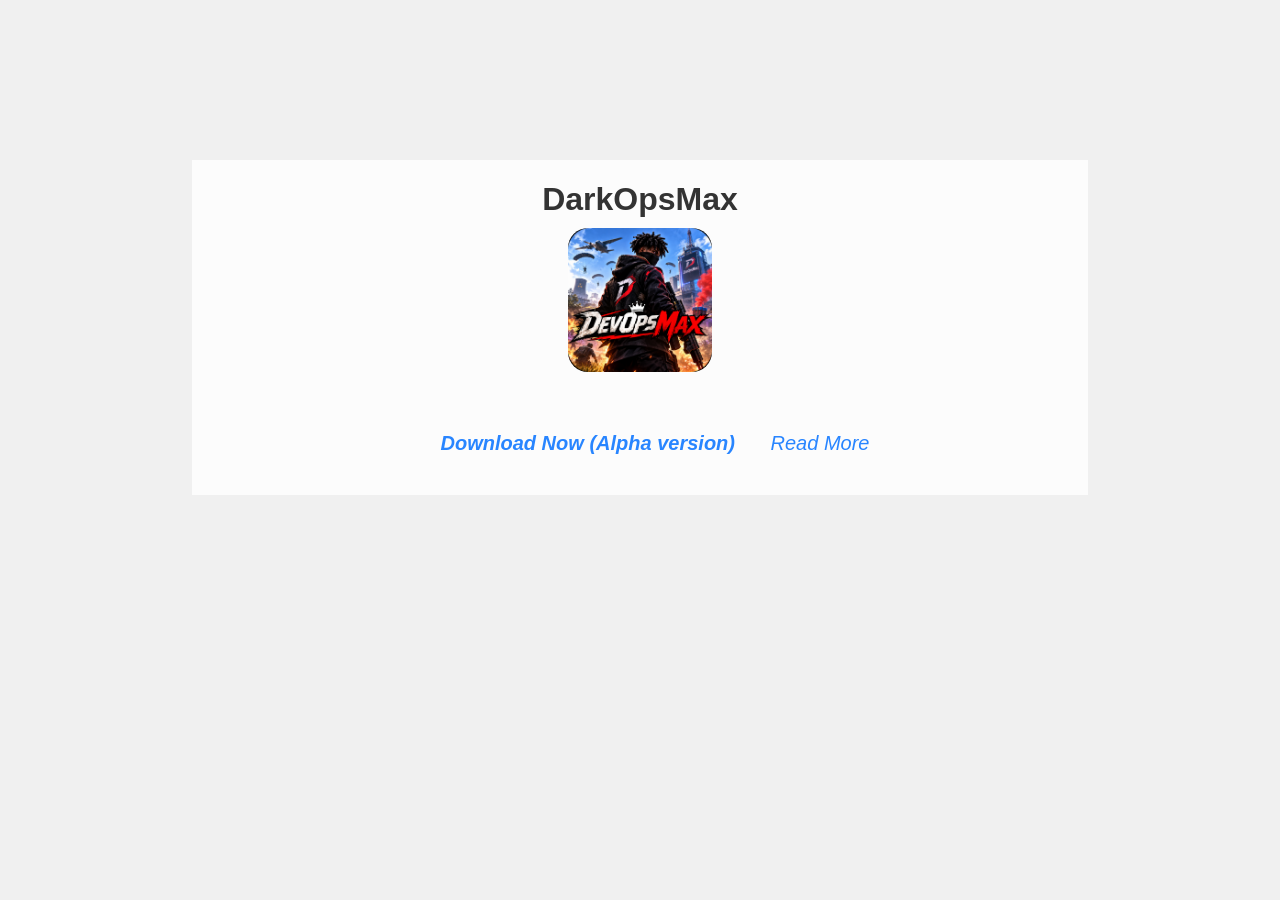
<file: index.html>
<!DOCTYPE html>
<html lang="en">
<head>
    <meta charset="UTF-8">
    <meta name="viewport" content="width=device-width, initial-scale=1.0">
    <link rel="stylesheet" href="style.css">
    <title>DarkOpsMax</title>
</head>
<body>
    <div class="download-container">
        <h1>DarkOpsMax</h1>
        <img src="DarkOpsMaxIcon.png" alt="DarkOpsMax Logo" class="logo">
        <p><a class="download-btn" href="https://github.com/phantomgh12/DarkOpsMax/releases/download/v0.0.1/D3D12.zip" download>Download Now (Alpha version)</a> <a href="about.html">Read More</a></p>
    </div>
</body>
</html>
</file>
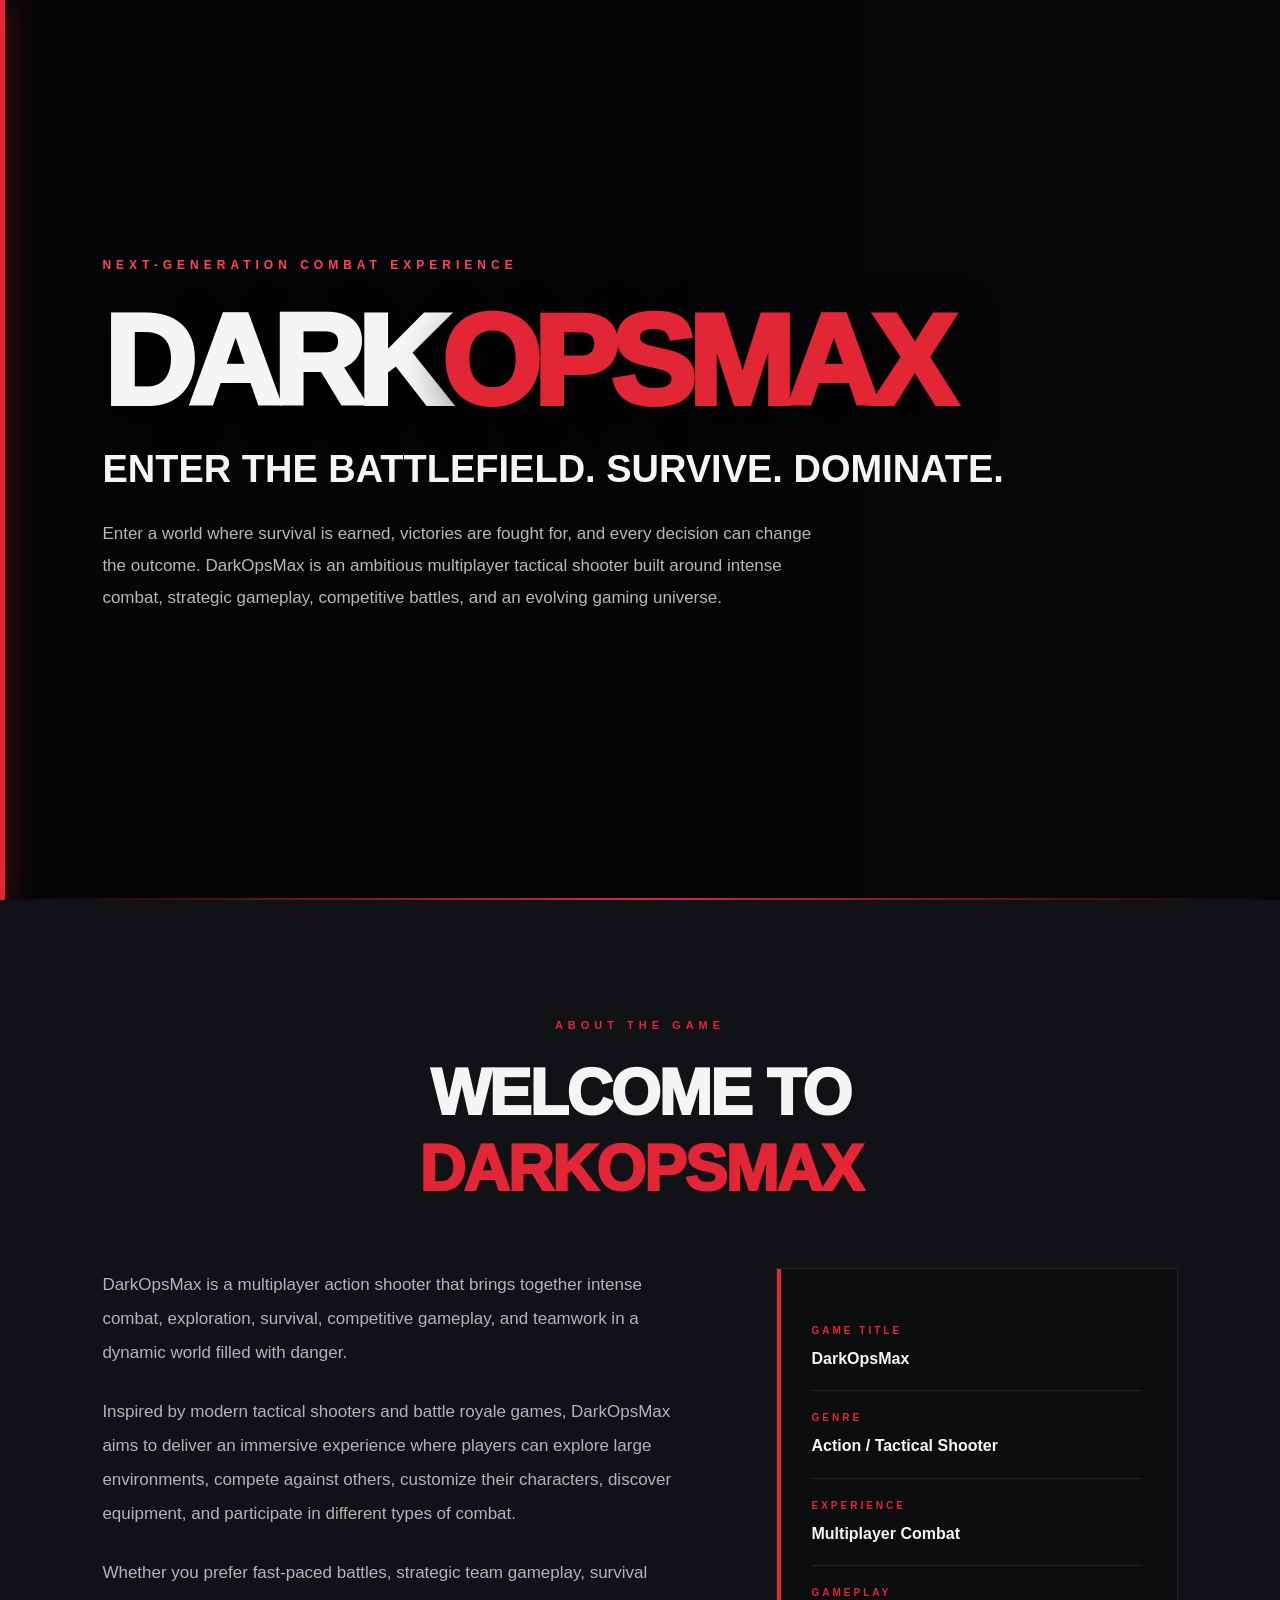
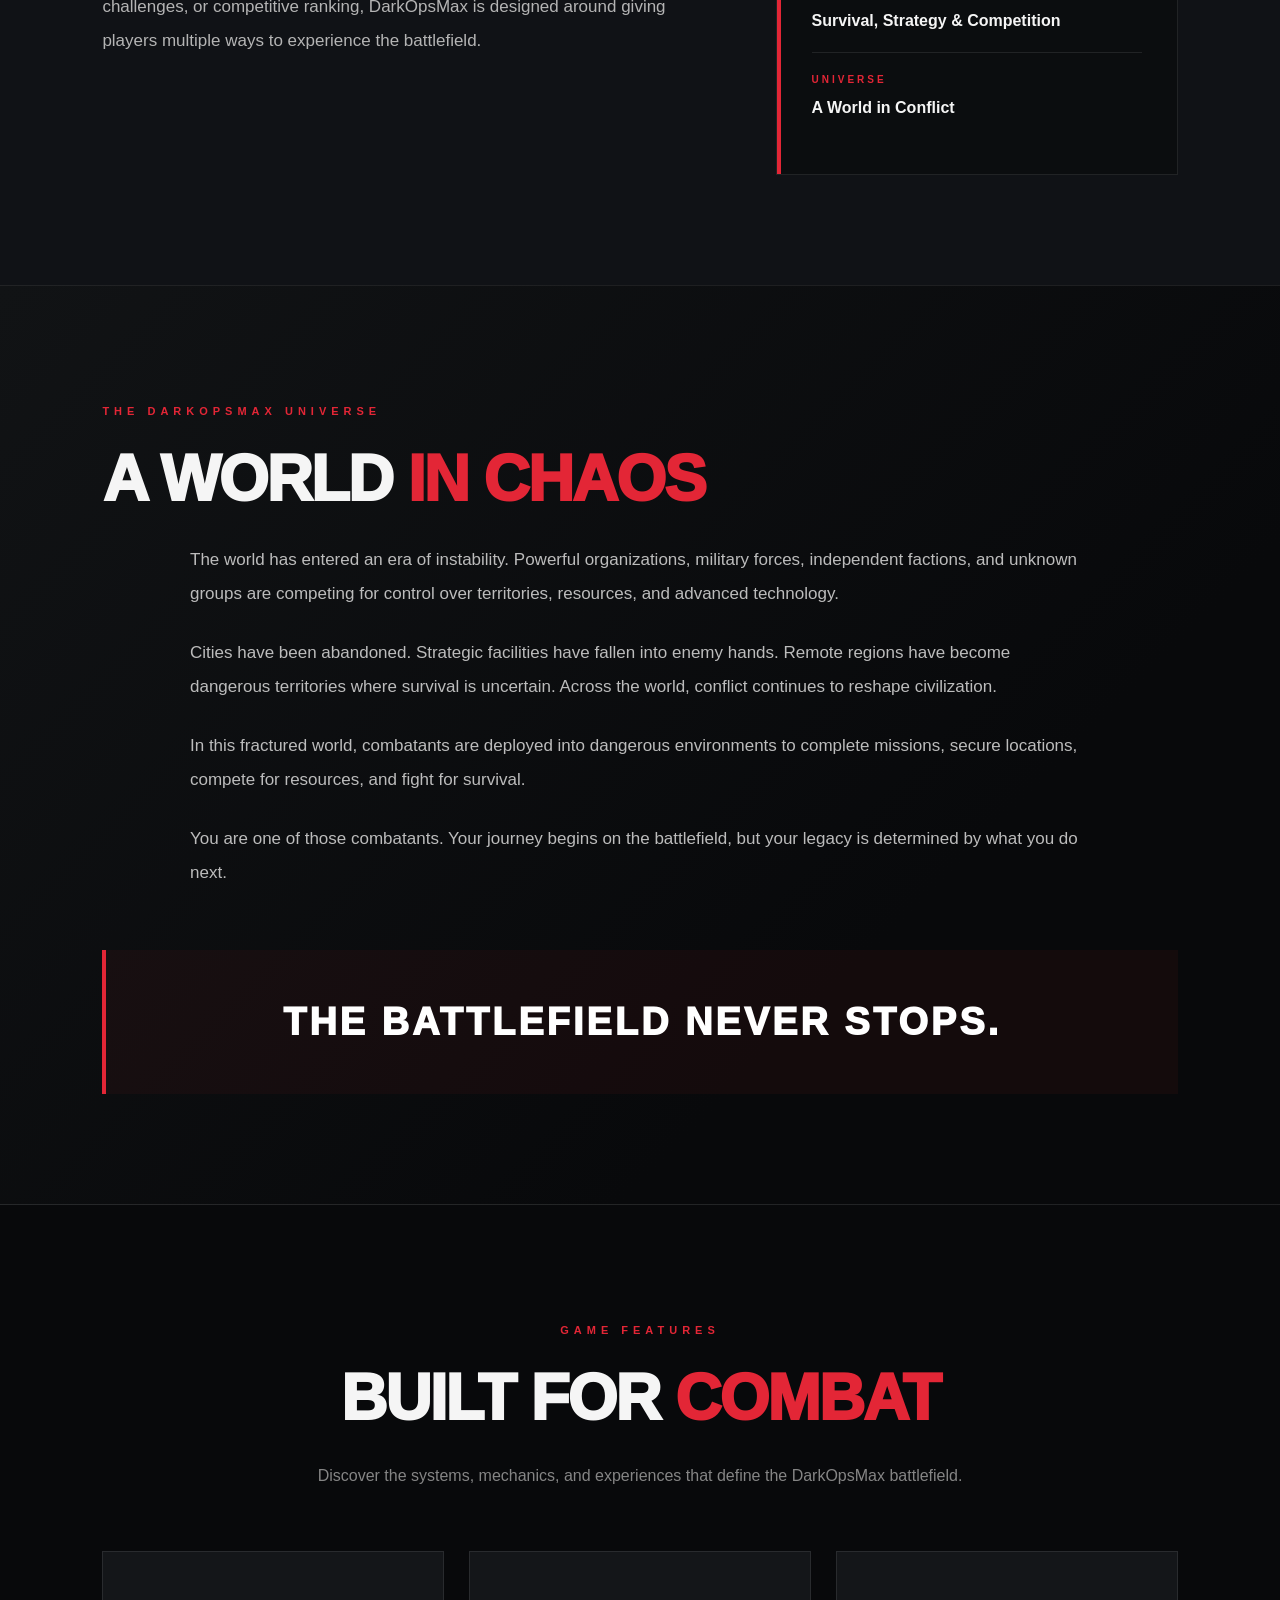
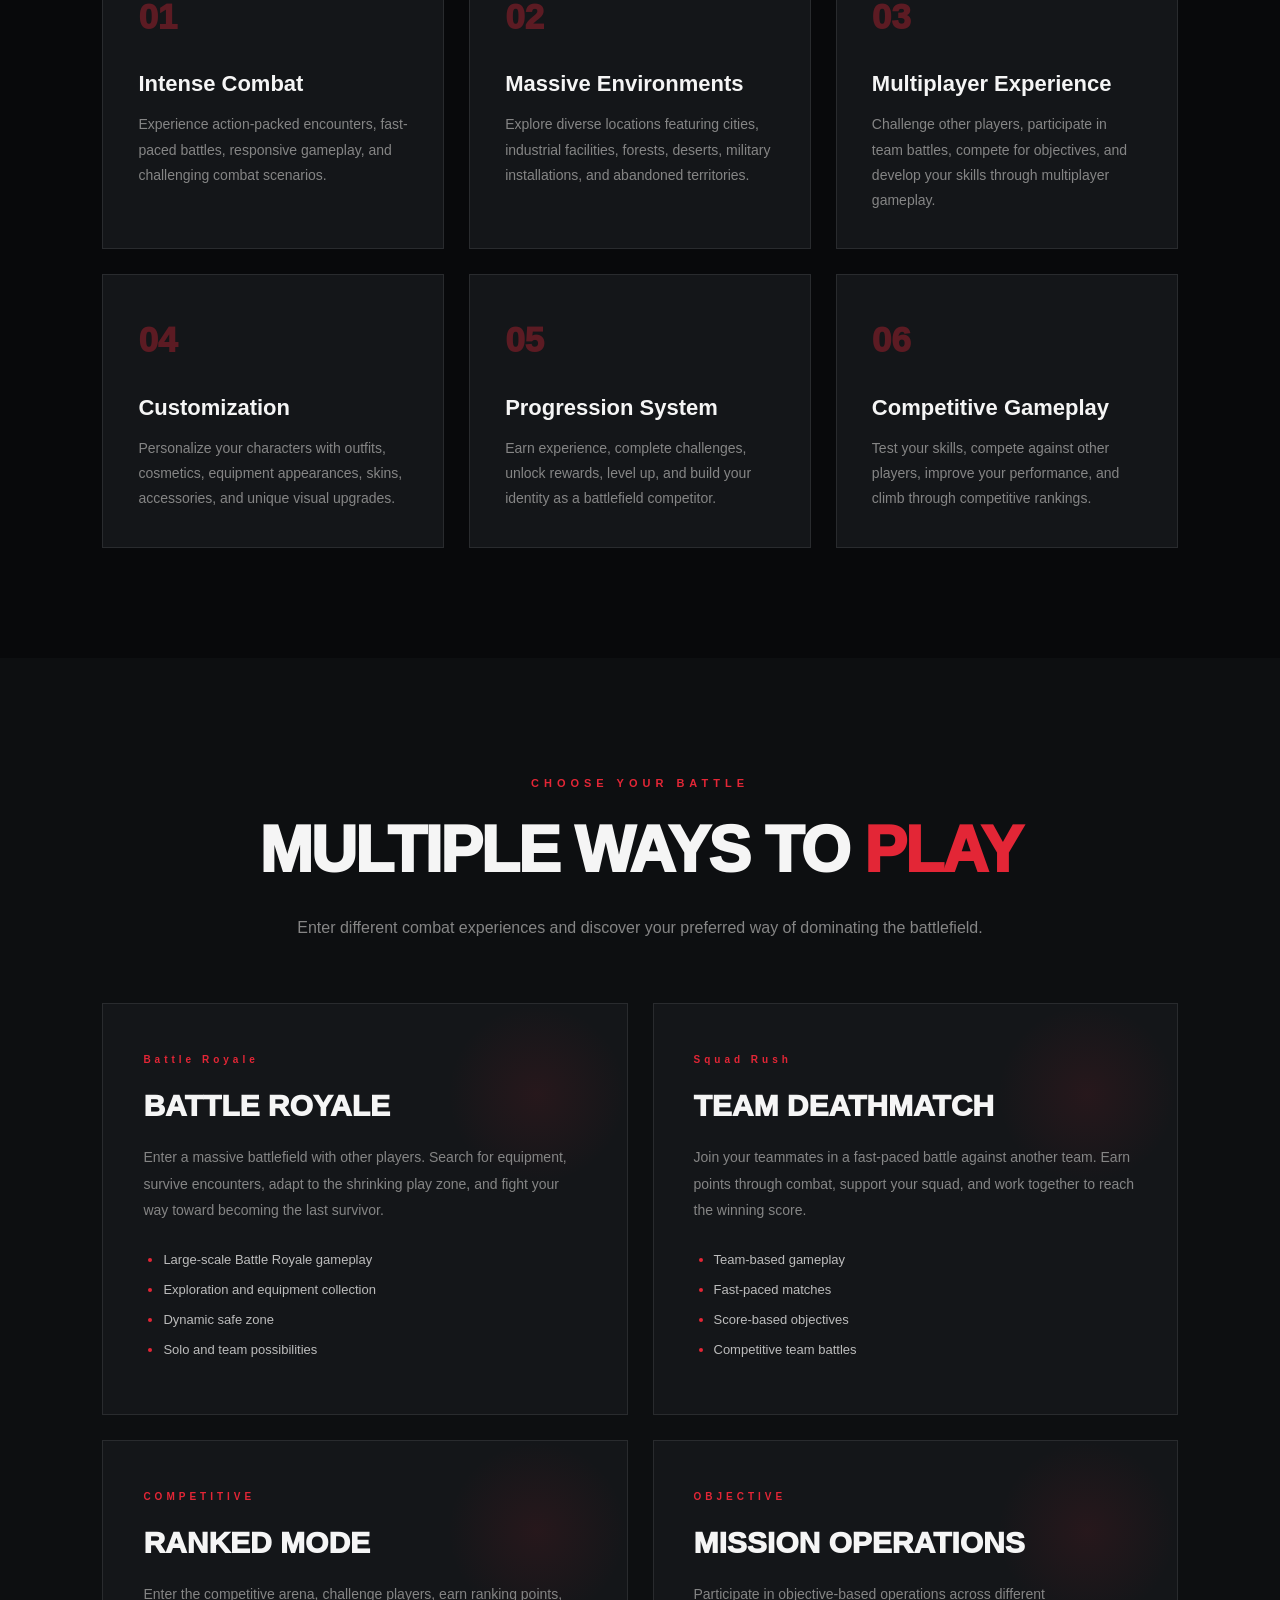
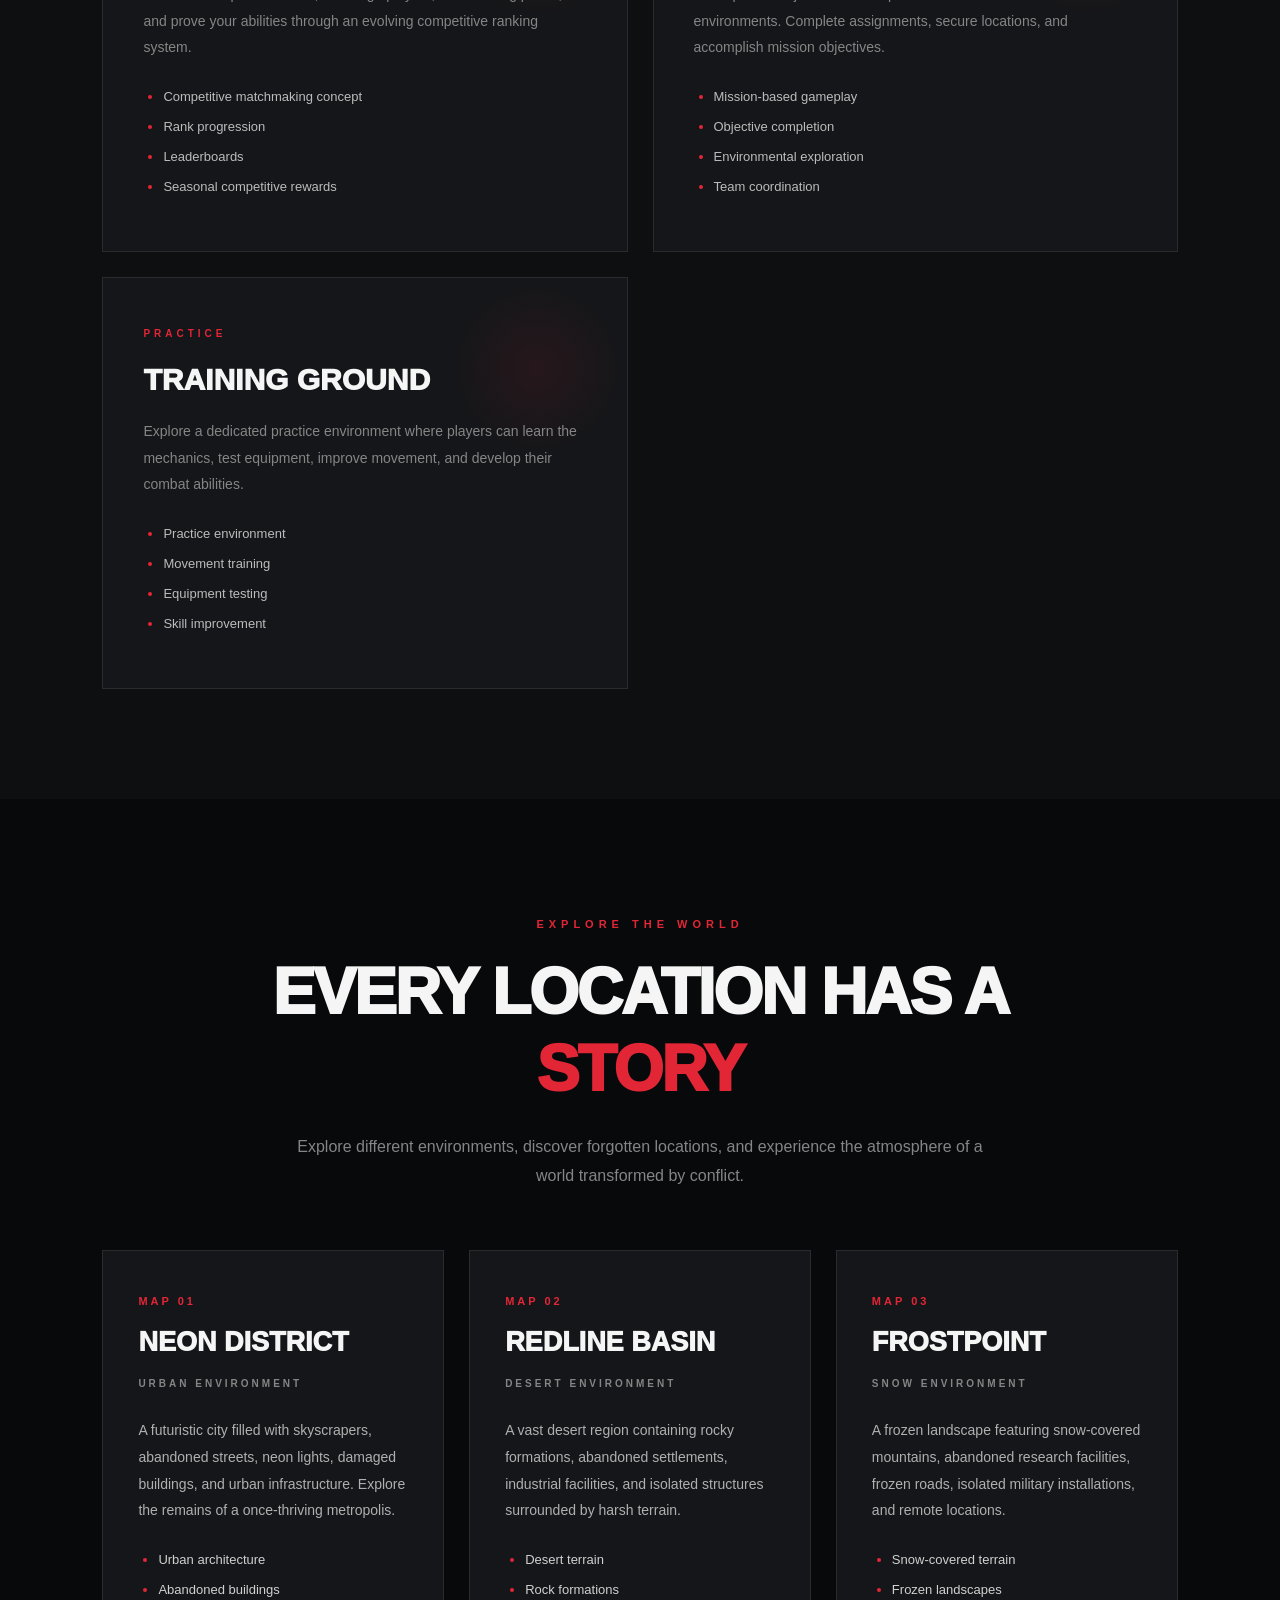
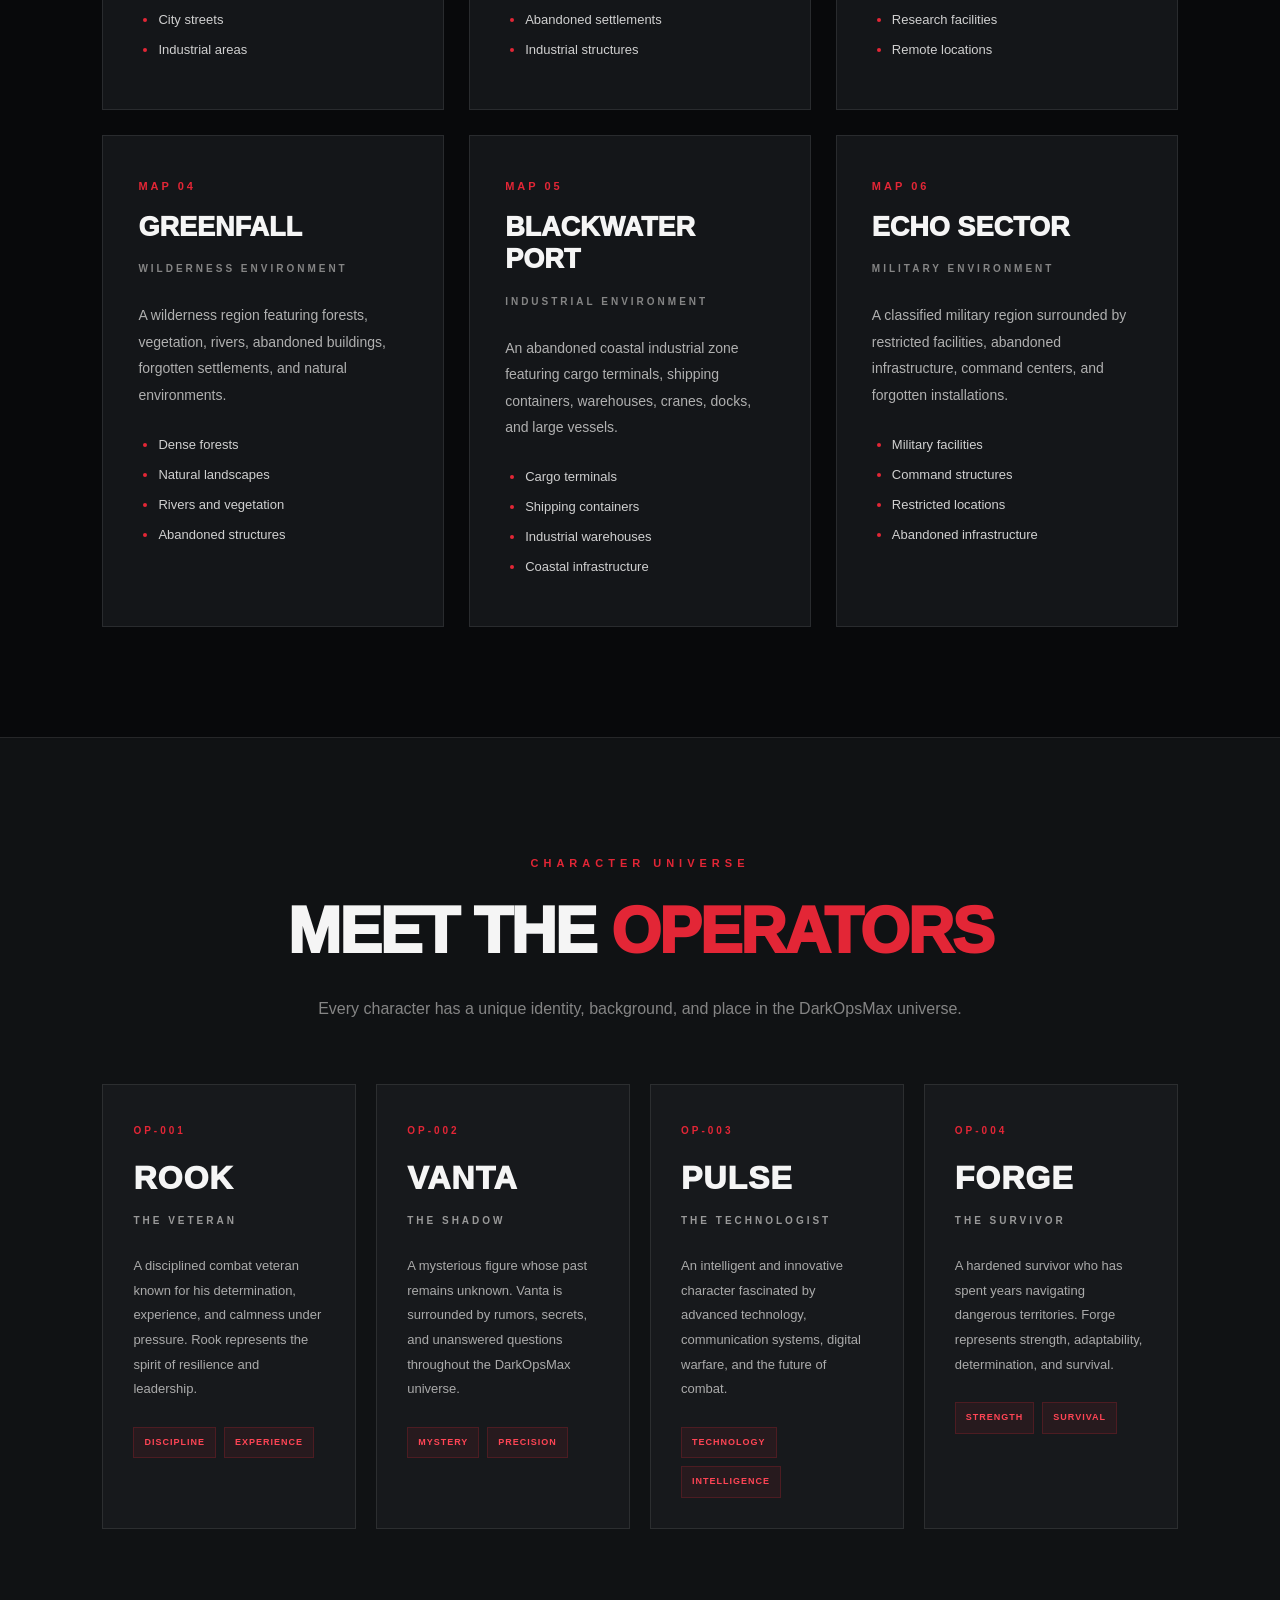
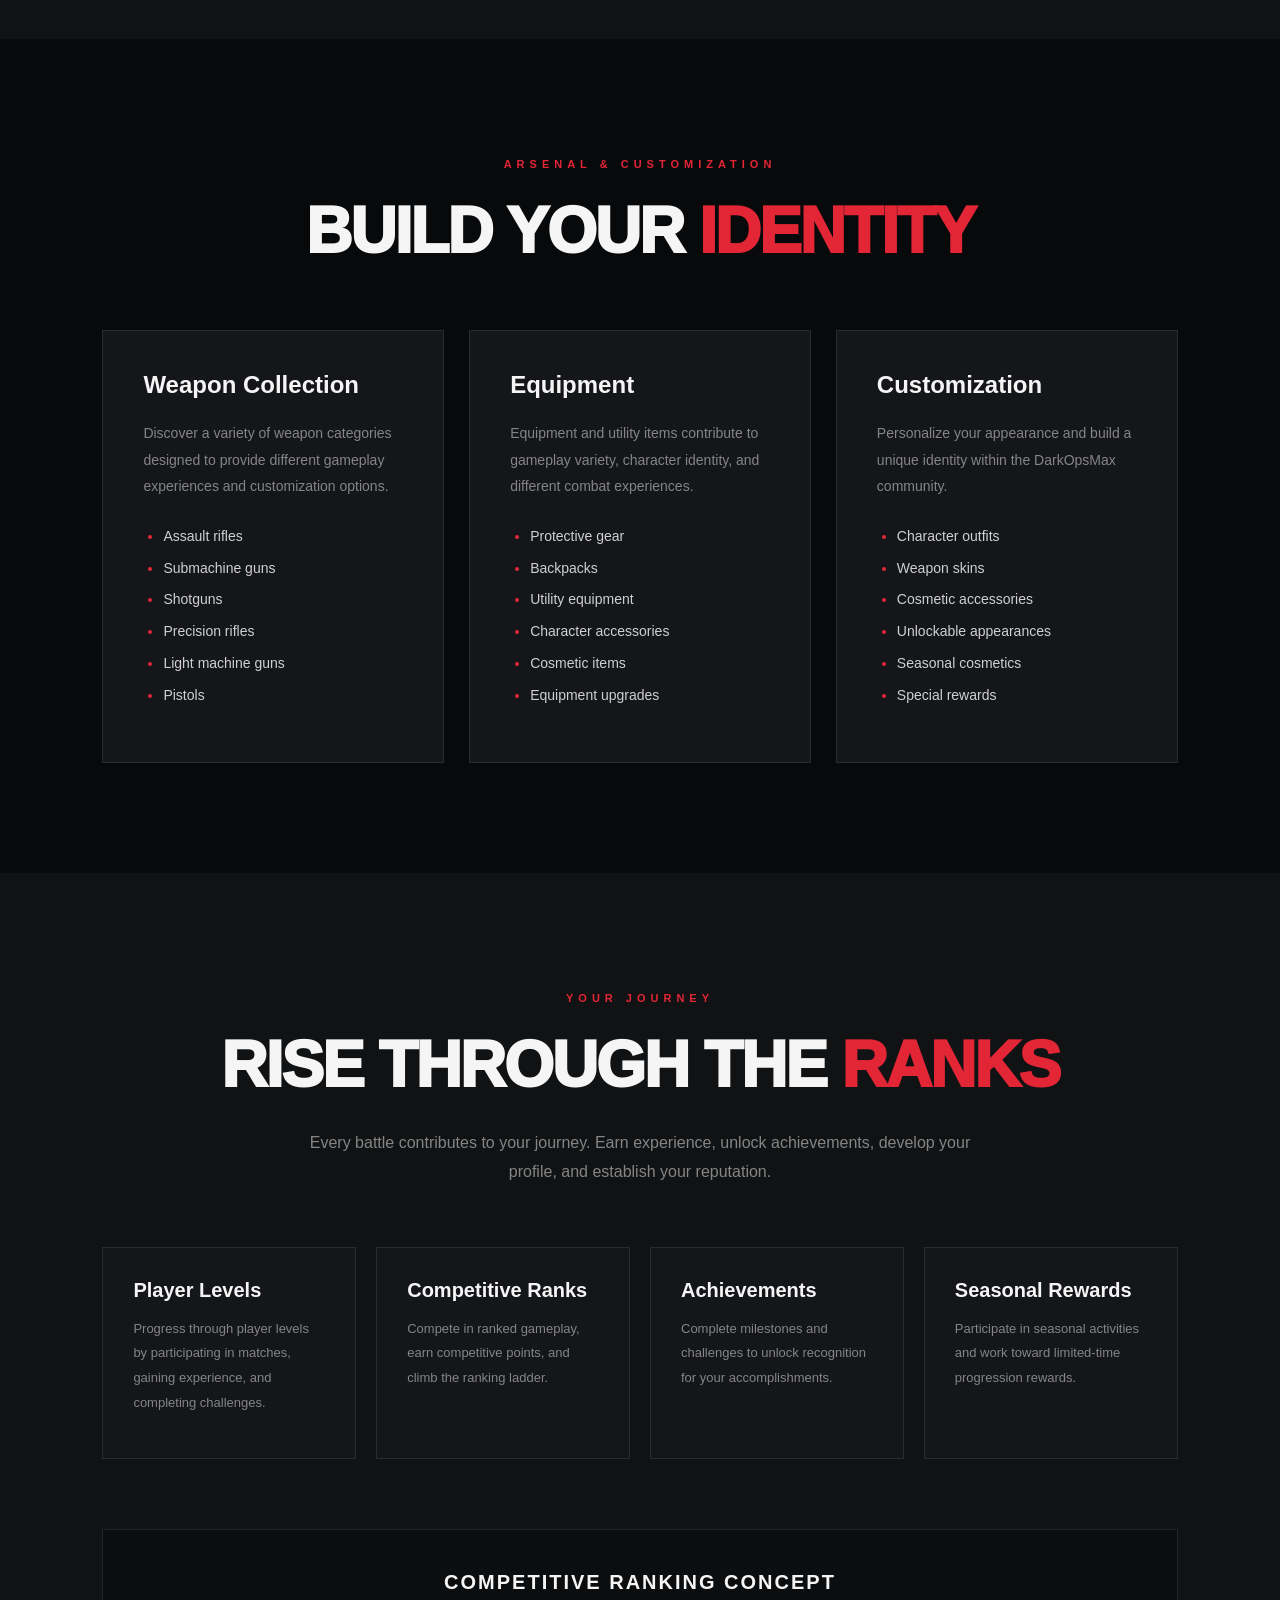
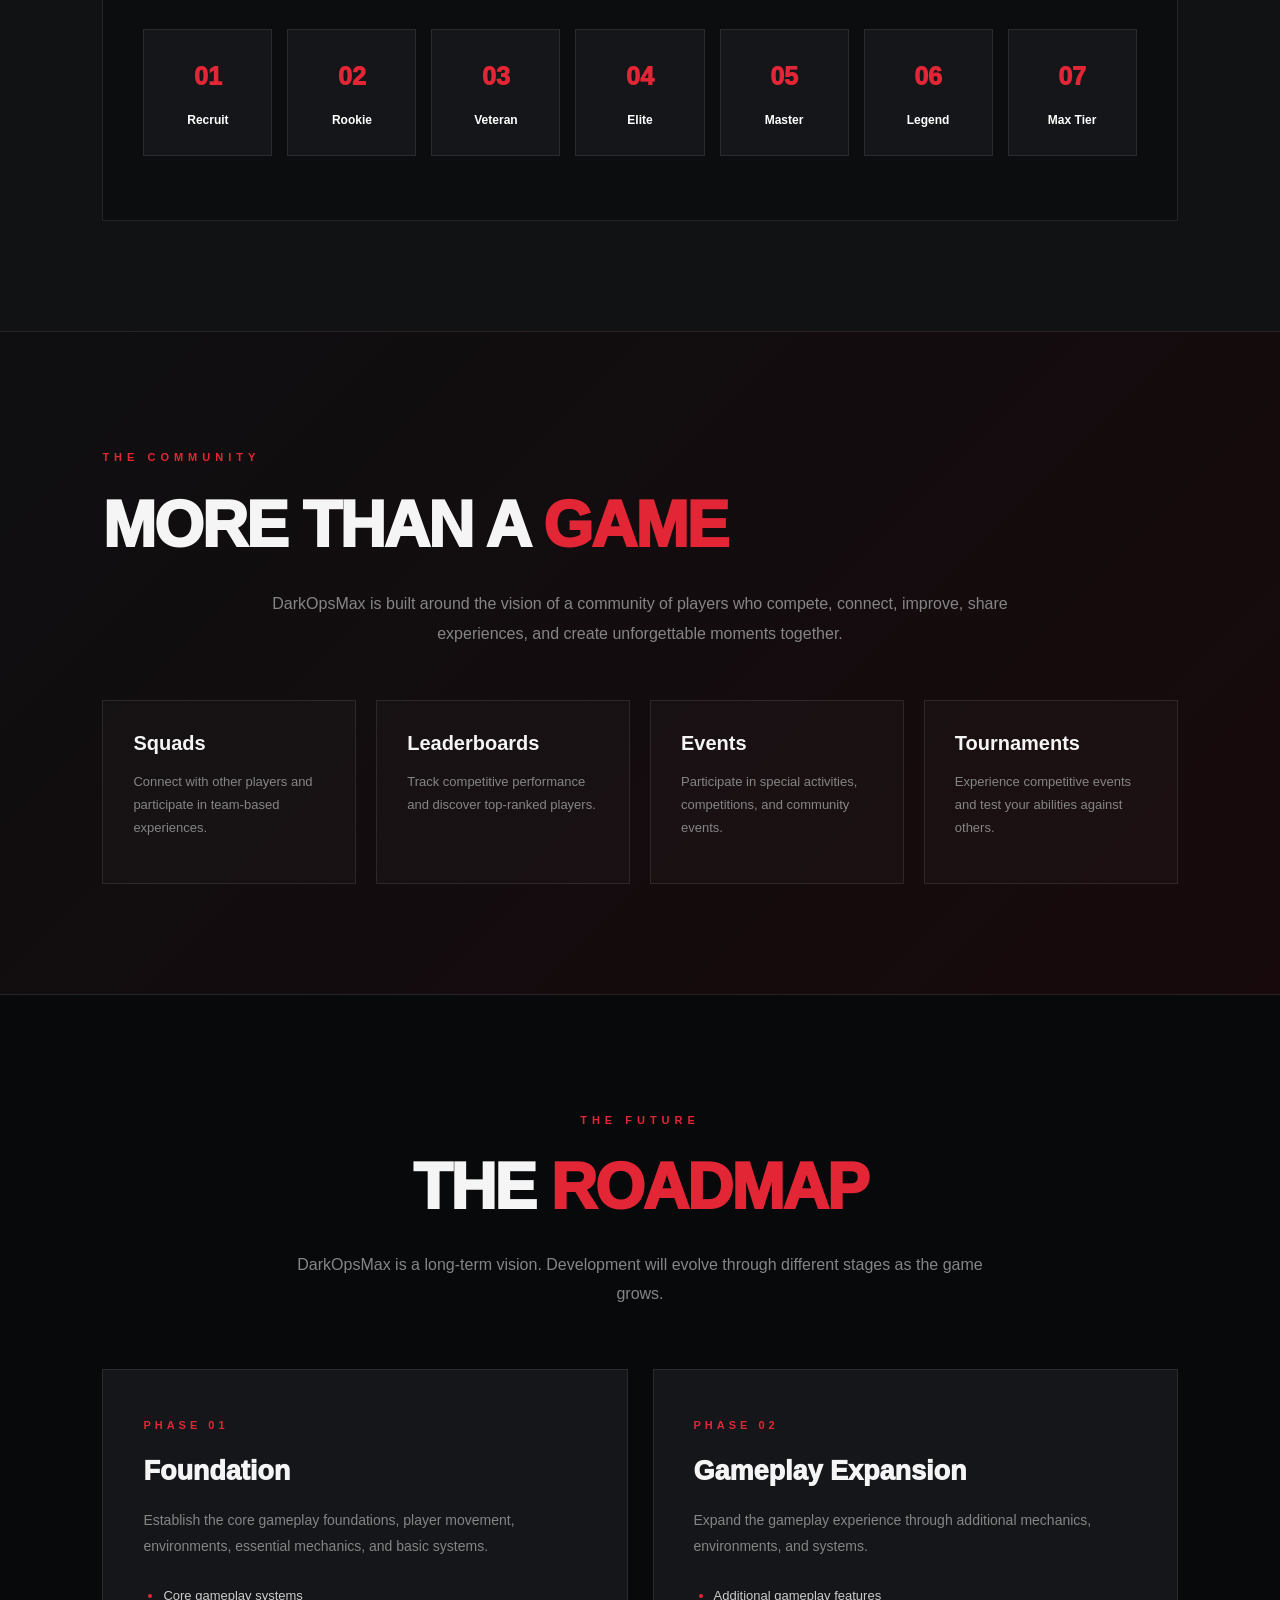
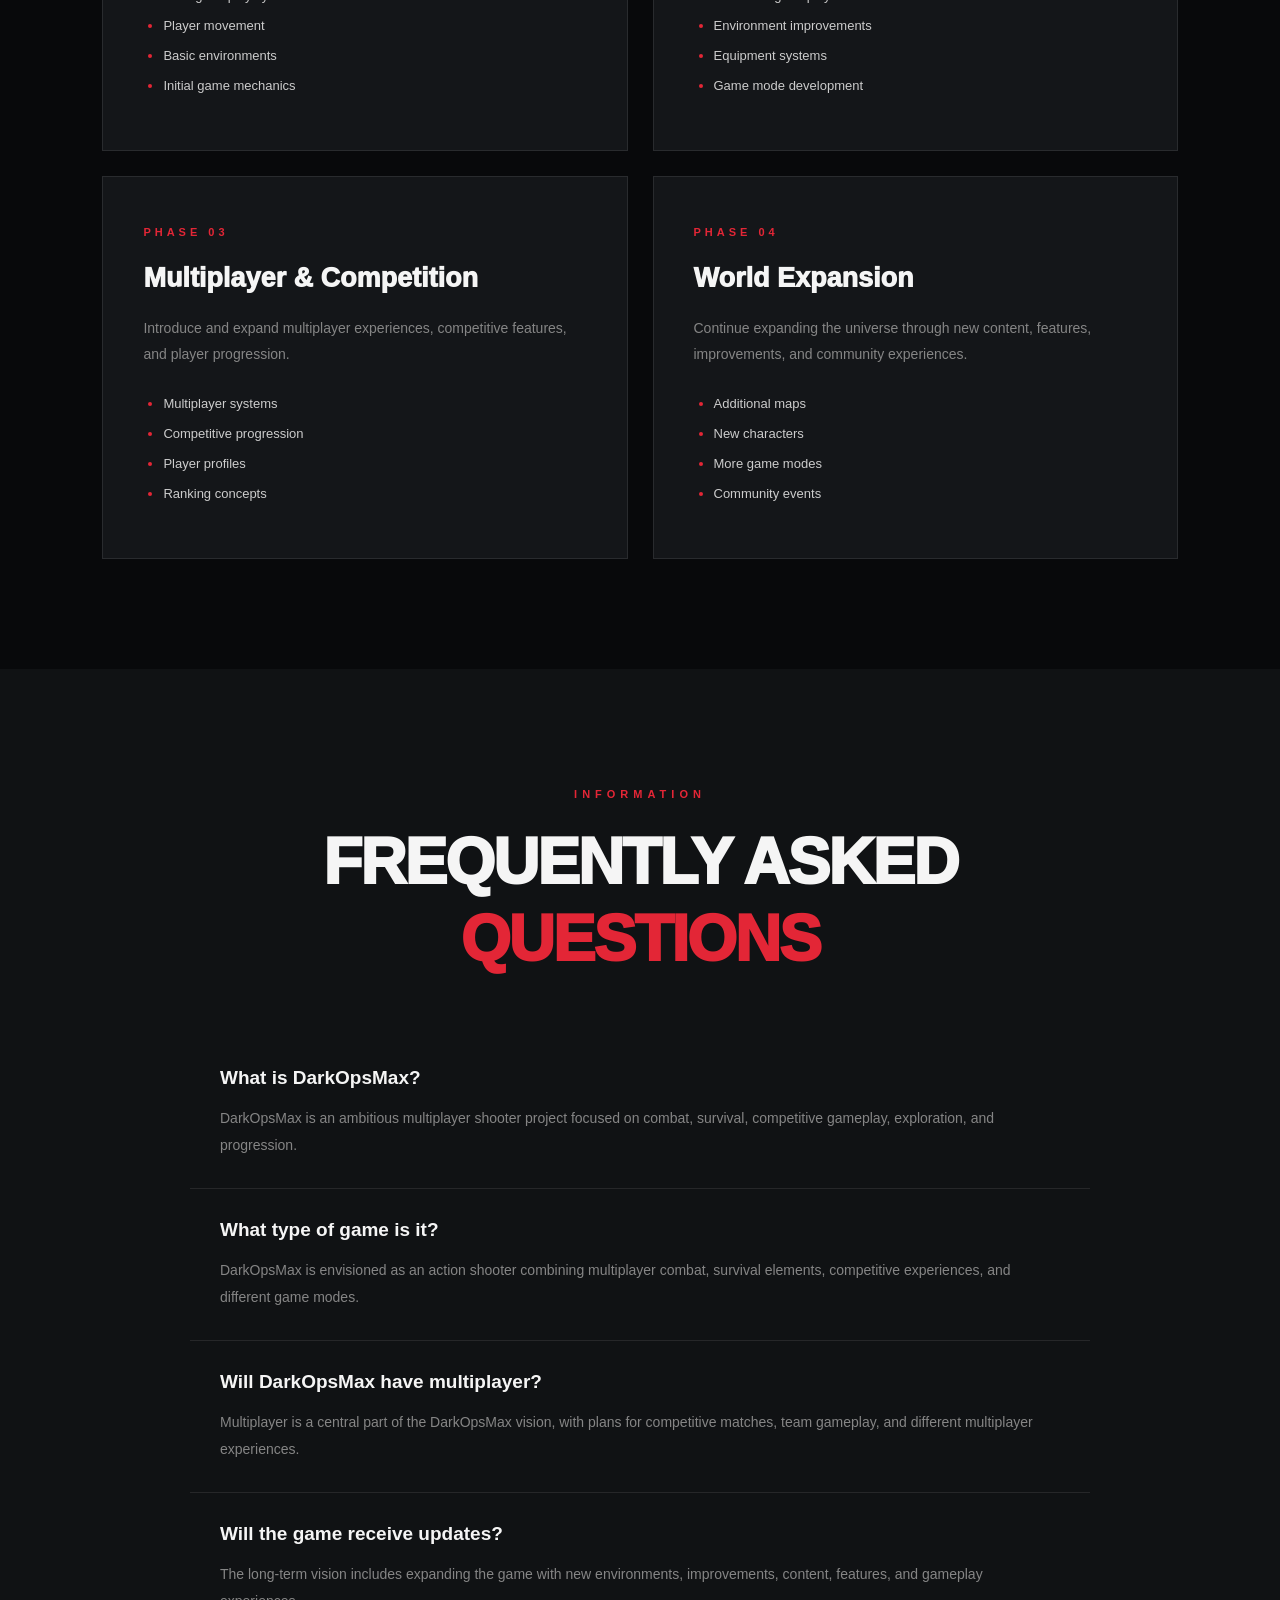
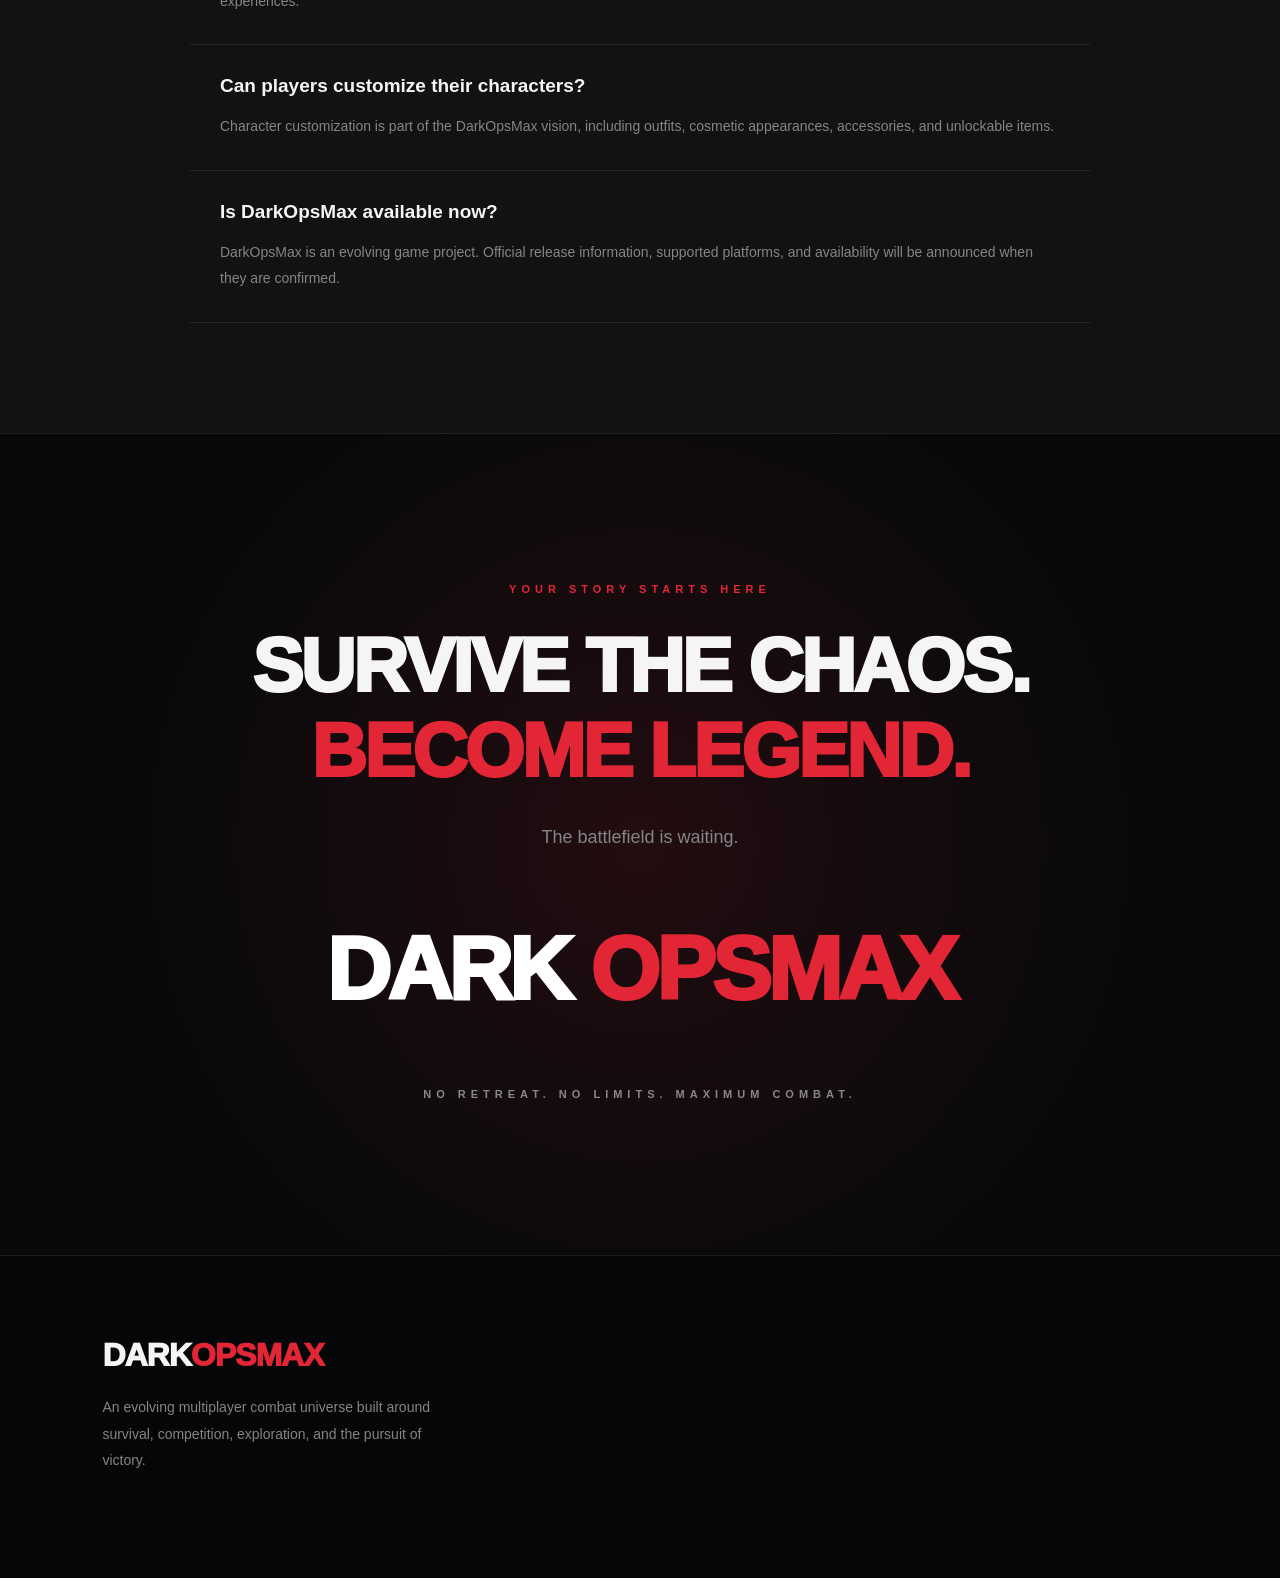
<file: about.html>
<!DOCTYPE html>
<html lang="en">
<head>
    <meta charset="UTF-8">
    <meta name="viewport" content="width=device-width, initial-scale=1.0">
    <link rel="stylesheet" href="style.css">
    <title>DarkOpsMax - About</title>
</head>
<body>
    <div class="darkopsmax-page">

    <!-- HERO SECTION -->
    <section class="hero-section">
        <div class="hero-content">
            <span class="hero-tag">NEXT-GENERATION COMBAT EXPERIENCE</span>

            <h1 class="hero-title">
                DARK<span class="title-accent">OPSMAX</span>
            </h1>

            <h2 class="hero-subtitle">
                Enter the Battlefield. Survive. Dominate.
            </h2>

            <p class="hero-description">
                Enter a world where survival is earned, victories are fought for,
                and every decision can change the outcome. DarkOpsMax is an
                ambitious multiplayer tactical shooter built around intense combat,
                strategic gameplay, competitive battles, and an evolving gaming
                universe.
            </p>

            <div class="hero-actions">
                <!-- <span class="hero-action primary-action">Discover the Game</span>
                <span class="hero-action secondary-action">Explore the Battlefield</span> -->
            </div>
        </div>
    </section>


    <!-- GAME INTRODUCTION -->
    <section class="introduction-section">
        <div class="section-header">
            <span class="section-label">ABOUT THE GAME</span>
            <h2 class="section-title">WELCOME TO <span class="highlight">DARKOPSMAX</span></h2>
        </div>

        <div class="introduction-content">
            <div class="introduction-text">
                <p>
                    DarkOpsMax is a multiplayer action shooter that brings together
                    intense combat, exploration, survival, competitive gameplay,
                    and teamwork in a dynamic world filled with danger.
                </p>

                <p>
                    Inspired by modern tactical shooters and battle royale games,
                    DarkOpsMax aims to deliver an immersive experience where
                    players can explore large environments, compete against
                    others, customize their characters, discover equipment,
                    and participate in different types of combat.
                </p>

                <p>
                    Whether you prefer fast-paced battles, strategic team
                    gameplay, survival challenges, or competitive ranking,
                    DarkOpsMax is designed around giving players multiple
                    ways to experience the battlefield.
                </p>
            </div>

            <div class="game-identity">
                <div class="identity-item">
                    <span class="identity-label">GAME TITLE</span>
                    <span class="identity-value">DarkOpsMax</span>
                </div>

                <div class="identity-item">
                    <span class="identity-label">GENRE</span>
                    <span class="identity-value">Action / Tactical Shooter</span>
                </div>

                <div class="identity-item">
                    <span class="identity-label">EXPERIENCE</span>
                    <span class="identity-value">Multiplayer Combat</span>
                </div>

                <div class="identity-item">
                    <span class="identity-label">GAMEPLAY</span>
                    <span class="identity-value">Survival, Strategy & Competition</span>
                </div>

                <div class="identity-item">
                    <span class="identity-label">UNIVERSE</span>
                    <span class="identity-value">A World in Conflict</span>
                </div>
            </div>
        </div>
    </section>


    <!-- STORY -->
    <section class="story-section">
        <div class="story-container">
            <span class="section-label">THE DARKOPSMAX UNIVERSE</span>

            <h2 class="section-title">
                A WORLD <span class="highlight">IN CHAOS</span>
            </h2>

            <div class="story-content">
                <p>
                    The world has entered an era of instability. Powerful
                    organizations, military forces, independent factions,
                    and unknown groups are competing for control over
                    territories, resources, and advanced technology.
                </p>

                <p>
                    Cities have been abandoned. Strategic facilities have
                    fallen into enemy hands. Remote regions have become
                    dangerous territories where survival is uncertain.
                    Across the world, conflict continues to reshape
                    civilization.
                </p>

                <p>
                    In this fractured world, combatants are deployed into
                    dangerous environments to complete missions, secure
                    locations, compete for resources, and fight for survival.
                </p>

                <p>
                    You are one of those combatants. Your journey begins
                    on the battlefield, but your legacy is determined
                    by what you do next.
                </p>
            </div>

            <div class="story-highlight">
                <span class="story-highlight-text">
                    THE BATTLEFIELD NEVER STOPS.
                </span>
            </div>
        </div>
    </section>


    <!-- GAME FEATURES -->
    <section class="features-section">
        <div class="section-header">
            <span class="section-label">GAME FEATURES</span>

            <h2 class="section-title">
                BUILT FOR <span class="highlight">COMBAT</span>
            </h2>

            <p class="section-description">
                Discover the systems, mechanics, and experiences
                that define the DarkOpsMax battlefield.
            </p>
        </div>

        <div class="features-grid">

            <div class="feature-card">
                <span class="feature-number">01</span>
                <h3 class="feature-title">Intense Combat</h3>
                <p class="feature-description">
                    Experience action-packed encounters, fast-paced
                    battles, responsive gameplay, and challenging
                    combat scenarios.
                </p>
            </div>

            <div class="feature-card">
                <span class="feature-number">02</span>
                <h3 class="feature-title">Massive Environments</h3>
                <p class="feature-description">
                    Explore diverse locations featuring cities,
                    industrial facilities, forests, deserts,
                    military installations, and abandoned territories.
                </p>
            </div>

            <div class="feature-card">
                <span class="feature-number">03</span>
                <h3 class="feature-title">Multiplayer Experience</h3>
                <p class="feature-description">
                    Challenge other players, participate in team
                    battles, compete for objectives, and develop
                    your skills through multiplayer gameplay.
                </p>
            </div>

            <div class="feature-card">
                <span class="feature-number">04</span>
                <h3 class="feature-title">Customization</h3>
                <p class="feature-description">
                    Personalize your characters with outfits,
                    cosmetics, equipment appearances, skins,
                    accessories, and unique visual upgrades.
                </p>
            </div>

            <div class="feature-card">
                <span class="feature-number">05</span>
                <h3 class="feature-title">Progression System</h3>
                <p class="feature-description">
                    Earn experience, complete challenges,
                    unlock rewards, level up, and build your
                    identity as a battlefield competitor.
                </p>
            </div>

            <div class="feature-card">
                <span class="feature-number">06</span>
                <h3 class="feature-title">Competitive Gameplay</h3>
                <p class="feature-description">
                    Test your skills, compete against other
                    players, improve your performance, and
                    climb through competitive rankings.
                </p>
            </div>

        </div>
    </section>


    <!-- GAME MODES -->
    <section class="game-modes-section">
        <div class="section-header">
            <span class="section-label">CHOOSE YOUR BATTLE</span>

            <h2 class="section-title">
                MULTIPLE WAYS TO <span class="highlight">PLAY</span>
            </h2>

            <p class="section-description">
                Enter different combat experiences and discover
                your preferred way of dominating the battlefield.
            </p>
        </div>

        <div class="game-modes-grid">

            <div class="game-mode-card battle-royale">
                <div class="game-mode-content">
                    <span class="game-mode-category">Battle Royale</span>
                    <h3 class="game-mode-title">Battle Royale</h3>

                    <p class="game-mode-description">
                        Enter a massive battlefield with other players.
                        Search for equipment, survive encounters,
                        adapt to the shrinking play zone, and fight
                        your way toward becoming the last survivor.
                    </p>

                    <ul class="game-mode-details">
                        <li>Large-scale Battle Royale gameplay</li>
                        <li>Exploration and equipment collection</li>
                        <li>Dynamic safe zone</li>
                        <li>Solo and team possibilities</li>
                    </ul>
                </div>
            </div>

            <div class="game-mode-card team-deathmatch">
                <div class="game-mode-content">
                    <span class="game-mode-category">Squad Rush</span>
                    <h3 class="game-mode-title">Team Deathmatch</h3>

                    <p class="game-mode-description">
                        Join your teammates in a fast-paced battle
                        against another team. Earn points through
                        combat, support your squad, and work together
                        to reach the winning score.
                    </p>

                    <ul class="game-mode-details">
                        <li>Team-based gameplay</li>
                        <li>Fast-paced matches</li>
                        <li>Score-based objectives</li>
                        <li>Competitive team battles</li>
                    </ul>
                </div>
            </div>

            <div class="game-mode-card ranked-mode">
                <div class="game-mode-content">
                    <span class="game-mode-category">COMPETITIVE</span>
                    <h3 class="game-mode-title">Ranked Mode</h3>

                    <p class="game-mode-description">
                        Enter the competitive arena, challenge
                        players, earn ranking points, and prove
                        your abilities through an evolving
                        competitive ranking system.
                    </p>

                    <ul class="game-mode-details">
                        <li>Competitive matchmaking concept</li>
                        <li>Rank progression</li>
                        <li>Leaderboards</li>
                        <li>Seasonal competitive rewards</li>
                    </ul>
                </div>
            </div>

            <div class="game-mode-card operations-mode">
                <div class="game-mode-content">
                    <span class="game-mode-category">OBJECTIVE</span>
                    <h3 class="game-mode-title">Mission Operations</h3>

                    <p class="game-mode-description">
                        Participate in objective-based operations
                        across different environments. Complete
                        assignments, secure locations, and
                        accomplish mission objectives.
                    </p>

                    <ul class="game-mode-details">
                        <li>Mission-based gameplay</li>
                        <li>Objective completion</li>
                        <li>Environmental exploration</li>
                        <li>Team coordination</li>
                    </ul>
                </div>
            </div>

            <div class="game-mode-card training-mode">
                <div class="game-mode-content">
                    <span class="game-mode-category">PRACTICE</span>
                    <h3 class="game-mode-title">Training Ground</h3>

                    <p class="game-mode-description">
                        Explore a dedicated practice environment
                        where players can learn the mechanics,
                        test equipment, improve movement,
                        and develop their combat abilities.
                    </p>

                    <ul class="game-mode-details">
                        <li>Practice environment</li>
                        <li>Movement training</li>
                        <li>Equipment testing</li>
                        <li>Skill improvement</li>
                    </ul>
                </div>
            </div>

        </div>
    </section>


    <!-- MAPS -->
    <section class="maps-section">
        <div class="section-header">
            <span class="section-label">EXPLORE THE WORLD</span>

            <h2 class="section-title">
                EVERY LOCATION HAS A <span class="highlight">STORY</span>
            </h2>

            <p class="section-description">
                Explore different environments, discover forgotten
                locations, and experience the atmosphere of a
                world transformed by conflict.
            </p>
        </div>

        <div class="maps-grid">

            <div class="map-card">
                <span class="map-number">MAP 01</span>
                <h3 class="map-name">Neon District</h3>
                <span class="map-type">URBAN ENVIRONMENT</span>

                <p class="map-description">
                    A futuristic city filled with skyscrapers,
                    abandoned streets, neon lights, damaged
                    buildings, and urban infrastructure.
                    Explore the remains of a once-thriving
                    metropolis.
                </p>

                <ul class="map-features">
                    <li>Urban architecture</li>
                    <li>Abandoned buildings</li>
                    <li>City streets</li>
                    <li>Industrial areas</li>
                </ul>
            </div>

            <div class="map-card">
                <span class="map-number">MAP 02</span>
                <h3 class="map-name">Redline Basin</h3>
                <span class="map-type">DESERT ENVIRONMENT</span>

                <p class="map-description">
                    A vast desert region containing rocky
                    formations, abandoned settlements,
                    industrial facilities, and isolated
                    structures surrounded by harsh terrain.
                </p>

                <ul class="map-features">
                    <li>Desert terrain</li>
                    <li>Rock formations</li>
                    <li>Abandoned settlements</li>
                    <li>Industrial structures</li>
                </ul>
            </div>

            <div class="map-card">
                <span class="map-number">MAP 03</span>
                <h3 class="map-name">Frostpoint</h3>
                <span class="map-type">SNOW ENVIRONMENT</span>

                <p class="map-description">
                    A frozen landscape featuring snow-covered
                    mountains, abandoned research facilities,
                    frozen roads, isolated military installations,
                    and remote locations.
                </p>

                <ul class="map-features">
                    <li>Snow-covered terrain</li>
                    <li>Frozen landscapes</li>
                    <li>Research facilities</li>
                    <li>Remote locations</li>
                </ul>
            </div>

            <div class="map-card">
                <span class="map-number">MAP 04</span>
                <h3 class="map-name">Greenfall</h3>
                <span class="map-type">WILDERNESS ENVIRONMENT</span>

                <p class="map-description">
                    A wilderness region featuring forests,
                    vegetation, rivers, abandoned buildings,
                    forgotten settlements, and natural
                    environments.
                </p>

                <ul class="map-features">
                    <li>Dense forests</li>
                    <li>Natural landscapes</li>
                    <li>Rivers and vegetation</li>
                    <li>Abandoned structures</li>
                </ul>
            </div>

            <div class="map-card">
                <span class="map-number">MAP 05</span>
                <h3 class="map-name">Blackwater Port</h3>
                <span class="map-type">INDUSTRIAL ENVIRONMENT</span>

                <p class="map-description">
                    An abandoned coastal industrial zone
                    featuring cargo terminals, shipping
                    containers, warehouses, cranes, docks,
                    and large vessels.
                </p>

                <ul class="map-features">
                    <li>Cargo terminals</li>
                    <li>Shipping containers</li>
                    <li>Industrial warehouses</li>
                    <li>Coastal infrastructure</li>
                </ul>
            </div>

            <div class="map-card">
                <span class="map-number">MAP 06</span>
                <h3 class="map-name">Echo Sector</h3>
                <span class="map-type">MILITARY ENVIRONMENT</span>

                <p class="map-description">
                    A classified military region surrounded
                    by restricted facilities, abandoned
                    infrastructure, command centers,
                    and forgotten installations.
                </p>

                <ul class="map-features">
                    <li>Military facilities</li>
                    <li>Command structures</li>
                    <li>Restricted locations</li>
                    <li>Abandoned infrastructure</li>
                </ul>
            </div>

        </div>
    </section>


    <!-- OPERATORS -->
    <section class="operators-section">
        <div class="section-header">
            <span class="section-label">CHARACTER UNIVERSE</span>

            <h2 class="section-title">
                MEET THE <span class="highlight">OPERATORS</span>
            </h2>

            <p class="section-description">
                Every character has a unique identity,
                background, and place in the DarkOpsMax universe.
            </p>
        </div>

        <div class="operators-grid">

            <div class="operator-card">
                <span class="operator-code">OP-001</span>
                <h3 class="operator-name">ROOK</h3>
                <span class="operator-role">THE VETERAN</span>

                <p class="operator-description">
                    A disciplined combat veteran known for
                    his determination, experience, and
                    calmness under pressure. Rook represents
                    the spirit of resilience and leadership.
                </p>

                <div class="operator-tags">
                    <span class="operator-tag">DISCIPLINE</span>
                    <span class="operator-tag">EXPERIENCE</span>
                </div>
            </div>

            <div class="operator-card">
                <span class="operator-code">OP-002</span>
                <h3 class="operator-name">VANTA</h3>
                <span class="operator-role">THE SHADOW</span>

                <p class="operator-description">
                    A mysterious figure whose past remains
                    unknown. Vanta is surrounded by rumors,
                    secrets, and unanswered questions
                    throughout the DarkOpsMax universe.
                </p>

                <div class="operator-tags">
                    <span class="operator-tag">MYSTERY</span>
                    <span class="operator-tag">PRECISION</span>
                </div>
            </div>

            <div class="operator-card">
                <span class="operator-code">OP-003</span>
                <h3 class="operator-name">PULSE</h3>
                <span class="operator-role">THE TECHNOLOGIST</span>

                <p class="operator-description">
                    An intelligent and innovative character
                    fascinated by advanced technology,
                    communication systems, digital warfare,
                    and the future of combat.
                </p>

                <div class="operator-tags">
                    <span class="operator-tag">TECHNOLOGY</span>
                    <span class="operator-tag">INTELLIGENCE</span>
                </div>
            </div>

            <div class="operator-card">
                <span class="operator-code">OP-004</span>
                <h3 class="operator-name">FORGE</h3>
                <span class="operator-role">THE SURVIVOR</span>

                <p class="operator-description">
                    A hardened survivor who has spent
                    years navigating dangerous territories.
                    Forge represents strength, adaptability,
                    determination, and survival.
                </p>

                <div class="operator-tags">
                    <span class="operator-tag">STRENGTH</span>
                    <span class="operator-tag">SURVIVAL</span>
                </div>
            </div>

        </div>
    </section>


    <!-- EQUIPMENT -->
    <section class="equipment-section">
        <div class="section-header">
            <span class="section-label">ARSENAL & CUSTOMIZATION</span>

            <h2 class="section-title">
                BUILD YOUR <span class="highlight">IDENTITY</span>
            </h2>
        </div>

        <div class="equipment-content">

            <div class="equipment-category">
                <h3 class="equipment-title">Weapon Collection</h3>

                <p class="equipment-description">
                    Discover a variety of weapon categories
                    designed to provide different gameplay
                    experiences and customization options.
                </p>

                <ul class="equipment-list">
                    <li>Assault rifles</li>
                    <li>Submachine guns</li>
                    <li>Shotguns</li>
                    <li>Precision rifles</li>
                    <li>Light machine guns</li>
                    <li>Pistols</li>
                </ul>
            </div>

            <div class="equipment-category">
                <h3 class="equipment-title">Equipment</h3>

                <p class="equipment-description">
                    Equipment and utility items contribute
                    to gameplay variety, character identity,
                    and different combat experiences.
                </p>

                <ul class="equipment-list">
                    <li>Protective gear</li>
                    <li>Backpacks</li>
                    <li>Utility equipment</li>
                    <li>Character accessories</li>
                    <li>Cosmetic items</li>
                    <li>Equipment upgrades</li>
                </ul>
            </div>

            <div class="equipment-category">
                <h3 class="equipment-title">Customization</h3>

                <p class="equipment-description">
                    Personalize your appearance and build
                    a unique identity within the
                    DarkOpsMax community.
                </p>

                <ul class="equipment-list">
                    <li>Character outfits</li>
                    <li>Weapon skins</li>
                    <li>Cosmetic accessories</li>
                    <li>Unlockable appearances</li>
                    <li>Seasonal cosmetics</li>
                    <li>Special rewards</li>
                </ul>
            </div>

        </div>
    </section>


    <!-- PROGRESSION -->
    <section class="progression-section">
        <div class="section-header">
            <span class="section-label">YOUR JOURNEY</span>

            <h2 class="section-title">
                RISE THROUGH THE <span class="highlight">RANKS</span>
            </h2>

            <p class="section-description">
                Every battle contributes to your journey.
                Earn experience, unlock achievements,
                develop your profile, and establish
                your reputation.
            </p>
        </div>

        <div class="progression-grid">

            <div class="progression-card">
                <h3 class="progression-title">Player Levels</h3>

                <p class="progression-description">
                    Progress through player levels by
                    participating in matches, gaining
                    experience, and completing challenges.
                </p>
            </div>

            <div class="progression-card">
                <h3 class="progression-title">Competitive Ranks</h3>

                <p class="progression-description">
                    Compete in ranked gameplay,
                    earn competitive points,
                    and climb the ranking ladder.
                </p>
            </div>

            <div class="progression-card">
                <h3 class="progression-title">Achievements</h3>

                <p class="progression-description">
                    Complete milestones and
                    challenges to unlock recognition
                    for your accomplishments.
                </p>
            </div>

            <div class="progression-card">
                <h3 class="progression-title">Seasonal Rewards</h3>

                <p class="progression-description">
                    Participate in seasonal activities
                    and work toward limited-time
                    progression rewards.
                </p>
            </div>

        </div>

        <div class="rank-list-container">
            <h3 class="rank-list-title">COMPETITIVE RANKING CONCEPT</h3>

            <ul class="rank-list">
                <li class="rank-item">
                    <span class="rank-number">01</span>
                    <span class="rank-name">Recruit</span>
                </li>

                <li class="rank-item">
                    <span class="rank-number">02</span>
                    <span class="rank-name">Rookie</span>
                </li>

                <li class="rank-item">
                    <span class="rank-number">03</span>
                    <span class="rank-name">Veteran</span>
                </li>

                <li class="rank-item">
                    <span class="rank-number">04</span>
                    <span class="rank-name">Elite</span>
                </li>

                <li class="rank-item">
                    <span class="rank-number">05</span>
                    <span class="rank-name">Master</span>
                </li>

                <li class="rank-item">
                    <span class="rank-number">06</span>
                    <span class="rank-name">Legend</span>
                </li>

                <li class="rank-item">
                    <span class="rank-number">07</span>
                    <span class="rank-name">Max Tier</span>
                </li>
            </ul>
        </div>
    </section>


    <!-- COMMUNITY -->
    <section class="community-section">
        <div class="community-content">

            <span class="section-label">THE COMMUNITY</span>

            <h2 class="section-title">
                MORE THAN A <span class="highlight">GAME</span>
            </h2>

            <p class="community-description">
                DarkOpsMax is built around the vision of a
                community of players who compete, connect,
                improve, share experiences, and create
                unforgettable moments together.
            </p>

            <div class="community-features">
                <div class="community-feature">
                    <h3 class="community-feature-title">Squads</h3>
                    <p class="community-feature-description">
                        Connect with other players and
                        participate in team-based experiences.
                    </p>
                </div>

                <div class="community-feature">
                    <h3 class="community-feature-title">Leaderboards</h3>
                    <p class="community-feature-description">
                        Track competitive performance
                        and discover top-ranked players.
                    </p>
                </div>

                <div class="community-feature">
                    <h3 class="community-feature-title">Events</h3>
                    <p class="community-feature-description">
                        Participate in special activities,
                        competitions, and community events.
                    </p>
                </div>

                <div class="community-feature">
                    <h3 class="community-feature-title">Tournaments</h3>
                    <p class="community-feature-description">
                        Experience competitive events
                        and test your abilities against others.
                    </p>
                </div>
            </div>
        </div>
    </section>


    <!-- ROADMAP -->
    <section class="roadmap-section">
        <div class="section-header">
            <span class="section-label">THE FUTURE</span>

            <h2 class="section-title">
                THE <span class="highlight">ROADMAP</span>
            </h2>

            <p class="section-description">
                DarkOpsMax is a long-term vision.
                Development will evolve through different
                stages as the game grows.
            </p>
        </div>

        <div class="roadmap-list">

            <div class="roadmap-item">
                <span class="roadmap-phase">PHASE 01</span>
                <h3 class="roadmap-title">Foundation</h3>

                <p class="roadmap-description">
                    Establish the core gameplay foundations,
                    player movement, environments,
                    essential mechanics, and basic systems.
                </p>

                <ul class="roadmap-features">
                    <li>Core gameplay systems</li>
                    <li>Player movement</li>
                    <li>Basic environments</li>
                    <li>Initial game mechanics</li>
                </ul>
            </div>

            <div class="roadmap-item">
                <span class="roadmap-phase">PHASE 02</span>
                <h3 class="roadmap-title">Gameplay Expansion</h3>

                <p class="roadmap-description">
                    Expand the gameplay experience
                    through additional mechanics,
            environments, and systems.
                </p>

                <ul class="roadmap-features">
                    <li>Additional gameplay features</li>
                    <li>Environment improvements</li>
                    <li>Equipment systems</li>
                    <li>Game mode development</li>
                </ul>
            </div>

            <div class="roadmap-item">
                <span class="roadmap-phase">PHASE 03</span>
                <h3 class="roadmap-title">Multiplayer & Competition</h3>

                <p class="roadmap-description">
                    Introduce and expand multiplayer
                    experiences, competitive features,
                    and player progression.
                </p>

                <ul class="roadmap-features">
                    <li>Multiplayer systems</li>
                    <li>Competitive progression</li>
                    <li>Player profiles</li>
                    <li>Ranking concepts</li>
                </ul>
            </div>

            <div class="roadmap-item">
                <span class="roadmap-phase">PHASE 04</span>
                <h3 class="roadmap-title">World Expansion</h3>

                <p class="roadmap-description">
                    Continue expanding the universe
                    through new content, features,
                    improvements, and community experiences.
                </p>

                <ul class="roadmap-features">
                    <li>Additional maps</li>
                    <li>New characters</li>
                    <li>More game modes</li>
                    <li>Community events</li>
                </ul>
            </div>

        </div>
    </section>


    <!-- FAQ -->
    <section class="faq-section">
        <div class="section-header">
            <span class="section-label">INFORMATION</span>

            <h2 class="section-title">
                FREQUENTLY ASKED <span class="highlight">QUESTIONS</span>
            </h2>
        </div>

        <div class="faq-list">

            <div class="faq-item">
                <h3 class="faq-question">What is DarkOpsMax?</h3>

                <p class="faq-answer">
                    DarkOpsMax is an ambitious multiplayer
                    shooter project focused on combat,
                    survival, competitive gameplay,
                    exploration, and progression.
                </p>
            </div>

            <div class="faq-item">
                <h3 class="faq-question">What type of game is it?</h3>

                <p class="faq-answer">
                    DarkOpsMax is envisioned as an action
                    shooter combining multiplayer combat,
                    survival elements, competitive
                    experiences, and different game modes.
                </p>
            </div>

            <div class="faq-item">
                <h3 class="faq-question">Will DarkOpsMax have multiplayer?</h3>

                <p class="faq-answer">
                    Multiplayer is a central part of the
                    DarkOpsMax vision, with plans for
                    competitive matches, team gameplay,
                    and different multiplayer experiences.
                </p>
            </div>

            <div class="faq-item">
                <h3 class="faq-question">Will the game receive updates?</h3>

                <p class="faq-answer">
                    The long-term vision includes expanding
                    the game with new environments,
                    improvements, content, features,
                    and gameplay experiences.
                </p>
            </div>

            <div class="faq-item">
                <h3 class="faq-question">Can players customize their characters?</h3>

                <p class="faq-answer">
                    Character customization is part of the
                    DarkOpsMax vision, including outfits,
                    cosmetic appearances, accessories,
                    and unlockable items.
                </p>
            </div>

            <div class="faq-item">
                <h3 class="faq-question">Is DarkOpsMax available now?</h3>

                <p class="faq-answer">
                    DarkOpsMax is an evolving game project.
                    Official release information, supported
                    platforms, and availability will be
                    announced when they are confirmed.
                </p>
            </div>

        </div>
    </section>


    <!-- FINAL SECTION -->
    <section class="final-section">
        <div class="final-content">

            <span class="final-label">YOUR STORY STARTS HERE</span>

            <h2 class="final-title">
                SURVIVE THE CHAOS.
                <span class="highlight">BECOME LEGEND.</span>
            </h2>

            <p class="final-description">
                The battlefield is waiting.
            </p>

            <div class="final-brand">
                <span class="brand-dark">DARK</span>
                <span class="brand-accent">OPSMAX</span>
            </div>

            <p class="final-tagline">
                NO RETREAT. NO LIMITS. MAXIMUM COMBAT.
            </p>

        </div>
    </section>


    <!-- FOOTER -->
    <footer class="darkopsmax-footer">

        <div class="footer-content">

            <div class="footer-brand">
                <h2 class="footer-logo">
                    DARK<span class="highlight">OPSMAX</span>
                </h2>

                <p class="footer-description">
                    An evolving multiplayer combat universe
                    built around survival, competition,
                    exploration, and the pursuit of victory.
                </p>
            </div>

            <div class="footer-links">
                <!-- <div class="footer-link-group">
                    <h3 class="footer-heading">GAME</h3>

                    <ul class="footer-list">
                        <li><span class="footer-link">About</span></li>
                        <li><span class="footer-link">Features</span></li>
                        <li><span class="footer-link">Game Modes</span></li>
                        <li><span class="footer-link">Maps</span></li>
                    </ul>
                </div>

                <div class="footer-link-group">
                    <h3 class="footer-heading">UNIVERSE</h3>

                    <ul class="footer-list">
                        <li><span class="footer-link">Operators</span></li>
                        <li><span class="footer-link">Equipment</span></li>
                        <li><span class="footer-link">Progression</span></li>
                        <li><span class="footer-link">Roadmap</span></li>
                    </ul>
                </div>

                <div class="footer-link-group">
                    <h3 class="footer-heading">COMMUNITY</h3>

                    <ul class="footer-list">
                        <li><span class="footer-link">Community</span></li>
                        <li><span class="footer-link">Events</span></li>
                        <li><span class="footer-link">Tournaments</span></li>
                        <li><span class="footer-link">Updates</span></li>
                    </ul>
                </div>
            </div>

        </div>

        <div class="footer-bottom">
            <span class="copyright">
                &copy; 2026 DarkOpsMax. All rights reserved.
            </span>

            <span class="footer-motto">
                ENTER THE BATTLEFIELD.
            </span>
        </div> -->

    </footer>

</div>
</body>
</html>
</file>
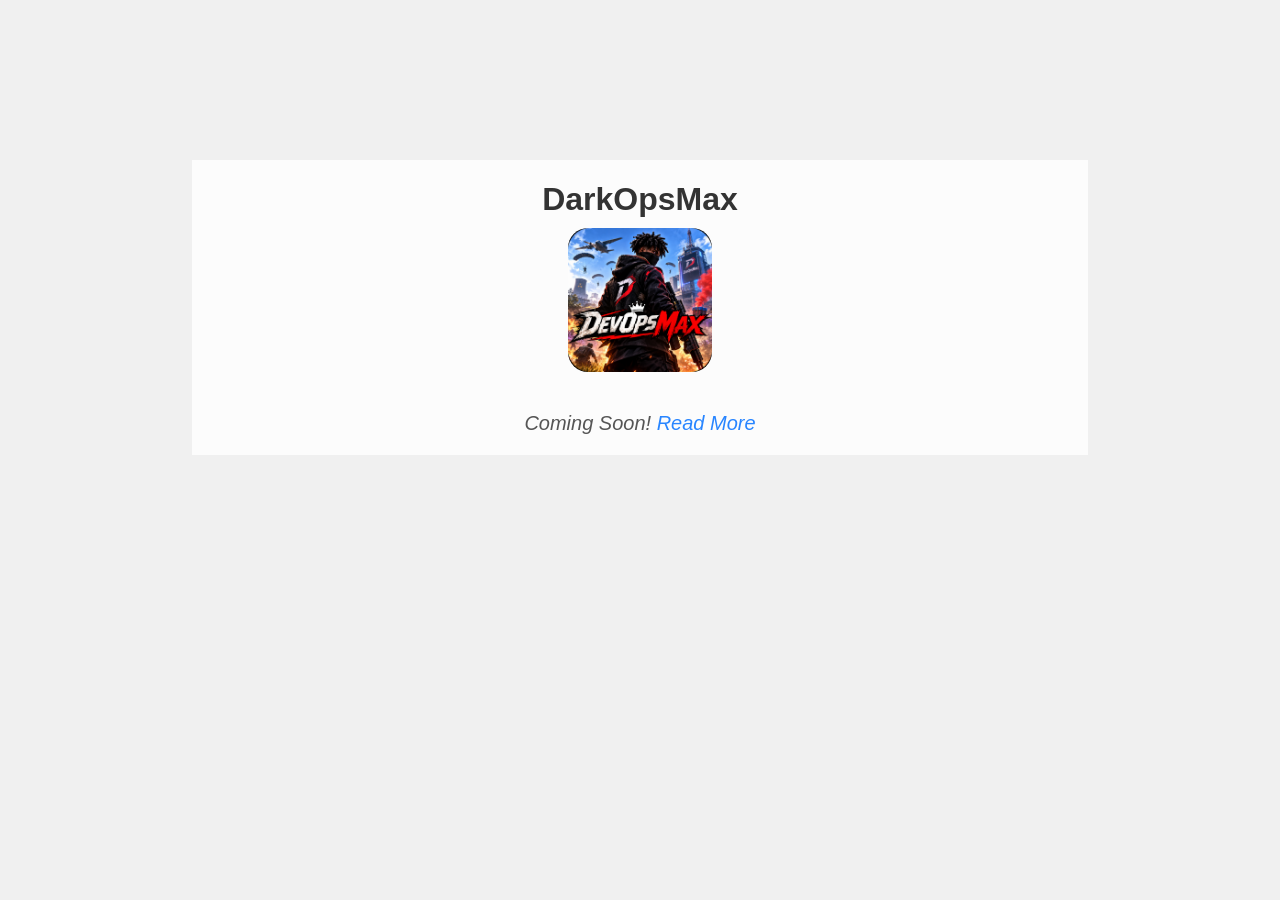
<file: home.html>
<!DOCTYPE html>
<html lang="en">
<head>
    <meta charset="UTF-8">
    <meta name="viewport" content="width=device-width, initial-scale=1.0">
    <link rel="stylesheet" href="style.css">
    <title>DarkOpsMax</title>
</head>
<body>
    <div class="download-container">
        <h1>DarkOpsMax</h1>
        <img src="DarkOpsMaxIcon.png" alt="DarkOpsMax Logo" class="logo">
        <p>Coming Soon! <a href="about.html">Read More</a></p>
    </div>
</body>
</html>
</file>
<file: style.css>
body {
    font-family: Arial, sans-serif;
    background-color: #f0f0f0;
    color: #333;
    margin: 0;
    padding: 0;
    display: flex;
    flex-direction: column;
    justify-content: center;
    align-items: center;
}

.download-container {
    display: flex;
    flex-direction: column;
    justify-content: center;
    align-items: center;
    height: 85%;
    width: 70%;
    background: rgba(255, 255, 255, 0.8);
    margin-top: 10rem;
}

img {
    width: 144px;
    height: 144px;
    margin-bottom: 20px;
    border-radius: 20px;
}

.download-container h1 {
    font-size: 2rem;
    margin-bottom: 10px;
    font-weight: 900;
}

.download-container p {
    font-size: 1.25rem;
    margin-bottom: 20px;
    text-align: center;
    font-weight: 400;
    color: #555;
    font-family: 'Helvetica Neue', sans-serif;
    font-style: italic;
}

.download-container a {
    display: inline-block;
    color: rgb(40, 133, 255);
    text-decoration: none;
    border-radius: 5px;
    transition: background-color 0.3s ease;
}

/* ================================
   DARKOPSMAX — MAIN THEME
================================ */

.darkopsmax-page {
    --bg: #08090b;
    --bg-secondary: #101216;
    --bg-card: #141619;
    --bg-card-hover: #1b1e21;

    --red: #e32636;
    --red-dark: #9e1523;
    --red-light: #ff4555;

    --white: #f5f5f5;
    --text: #d0d0d0;
    --muted: #858585;
    --border: rgba(255, 255, 255, 0.09);

    --transition: 0.3s ease;

    background: var(--bg);
    color: var(--white);
    font-family: "Segoe UI", Arial, sans-serif;
    line-height: 1.7;
    overflow: hidden;
    width: 100%;
}


/* ================================
   GLOBAL RESET WITHIN THE PAGE
================================ */

.darkopsmax-page *,
.darkopsmax-page *::before,
.darkopsmax-page *::after {
    box-sizing: border-box;
}

.darkopsmax-page h1,
.darkopsmax-page h2,
.darkopsmax-page h3,
.darkopsmax-page p {
    margin-top: 0;
}

.darkopsmax-page h1,
.darkopsmax-page h2,
.darkopsmax-page h3 {
    line-height: 1.2;
}

.darkopsmax-page p {
    color: var(--text);
}

.darkopsmax-page ul {
    padding-left: 20px;
}

.darkopsmax-page li {
    margin-bottom: 8px;
}

.darkopsmax-page section {
    position: relative;
    padding: 110px 8%;
}

.darkopsmax-page span {
    display: inline-block;
}

.darkopsmax-page .highlight {
    color: var(--red);
}


/* ================================
   HERO SECTION
================================ */

.darkopsmax-page .hero-section {
    min-height: 100vh;
    display: flex;
    align-items: center;
    padding: 100px 8%;
    position: relative;
    overflow: hidden;

    background:
        linear-gradient(
            90deg,
            rgba(5, 5, 7, 0.98) 0%,
            rgba(5, 5, 7, 0.92) 45%,
            rgba(5, 5, 7, 0.55) 100%
        ),
        linear-gradient(
            0deg,
            rgba(8, 9, 11, 1) 0%,
            transparent 40%
        ),
        url("https://images.unsplash.com/photo-1519608487953-e999c86e7455?auto=format&fit=crop&w=2000&q=90");

    background-position: center;
    background-size: cover;
}

.darkopsmax-page .hero-section::before {
    content: "";
    position: absolute;
    top: 0;
    left: 0;
    width: 5px;
    height: 100%;
    background: var(--red);
    box-shadow: 0 0 30px var(--red);
}

.darkopsmax-page .hero-section::after {
    content: "";
    position: absolute;
    bottom: 0;
    left: 0;
    width: 100%;
    height: 2px;

    background: linear-gradient(
        90deg,
        transparent,
        var(--red),
        transparent
    );
}

.darkopsmax-page .hero-content {
    max-width: 950px;
    position: relative;
    z-index: 2;
}

.darkopsmax-page .hero-tag {
    font-size: 12px;
    letter-spacing: 5px;
    font-weight: 800;
    color: var(--red-light);
    margin-bottom: 25px;
    text-transform: uppercase;
}

.darkopsmax-page .hero-title {
    font-size: clamp(60px, 10vw, 145px);
    font-weight: 1000;
    letter-spacing: -8px;
    line-height: 0.95;
    margin-bottom: 25px;
    text-transform: uppercase;

    text-shadow: 0 10px 40px rgba(0, 0, 0, 0.7);
}

.darkopsmax-page .title-accent {
    color: var(--red);
}

.darkopsmax-page .hero-subtitle {
    font-size: clamp(22px, 3vw, 38px);
    font-weight: 800;
    margin-bottom: 25px;
    text-transform: uppercase;
}

.darkopsmax-page .hero-description {
    max-width: 720px;
    color: #b7b7b7;
    font-size: 17px;
    line-height: 1.9;
    margin-bottom: 35px;
}

.darkopsmax-page .hero-actions {
    display: flex;
    gap: 15px;
    flex-wrap: wrap;
}

.darkopsmax-page .hero-action {
    padding: 16px 30px;
    font-size: 13px;
    font-weight: 900;
    letter-spacing: 1.5px;
    text-transform: uppercase;
    cursor: pointer;
    transition: var(--transition);
}

.darkopsmax-page .primary-action {
    background: var(--red);
    color: white;
    border: 1px solid var(--red);
}

.darkopsmax-page .primary-action:hover {
    background: var(--red-light);
    transform: translateY(-4px);
    box-shadow: 0 10px 30px rgba(227, 38, 54, 0.3);
}

.darkopsmax-page .secondary-action {
    border: 1px solid rgba(255, 255, 255, 0.2);
    color: white;
    background: rgba(255, 255, 255, 0.03);
}

.darkopsmax-page .secondary-action:hover {
    border-color: var(--red);
    color: var(--red-light);
    transform: translateY(-4px);
}


/* ================================
   SECTION HEADERS
================================ */

.darkopsmax-page .section-header {
    max-width: 850px;
    margin: 0 auto 60px;
    text-align: center;
}

.darkopsmax-page .section-label {
    color: var(--red);
    font-size: 11px;
    font-weight: 900;
    letter-spacing: 5px;
    text-transform: uppercase;
    margin-bottom: 20px;
}

.darkopsmax-page .section-title {
    font-size: clamp(32px, 5vw, 65px);
    font-weight: 950;
    letter-spacing: -2px;
    text-transform: uppercase;
    margin-bottom: 25px;
}

.darkopsmax-page .section-description {
    max-width: 700px;
    margin: auto;
    color: var(--muted);
    font-size: 16px;
    line-height: 1.8;
}


/* ================================
   INTRODUCTION SECTION
================================ */

.darkopsmax-page .introduction-section {
    background: var(--bg-secondary);
}

.darkopsmax-page .introduction-content {
    display: grid;
    grid-template-columns: 1.5fr 1fr;
    gap: 70px;
    align-items: start;
}

.darkopsmax-page .introduction-text p {
    color: #b4b4b4;
    font-size: 17px;
    line-height: 2;
    margin-bottom: 25px;
}

.darkopsmax-page .game-identity {
    border: 1px solid var(--border);
    background: #0b0d0f;
    padding: 35px;
    position: relative;
}

.darkopsmax-page .game-identity::before {
    content: "";
    position: absolute;
    top: 0;
    left: 0;
    width: 4px;
    height: 100%;
    background: var(--red);
}

.darkopsmax-page .identity-item {
    display: flex;
    flex-direction: column;
    gap: 6px;
    padding: 18px 0;
    border-bottom: 1px solid var(--border);
}

.darkopsmax-page .identity-item:last-child {
    border-bottom: none;
}

.darkopsmax-page .identity-label {
    color: var(--red);
    font-size: 10px;
    font-weight: 900;
    letter-spacing: 3px;
}

.darkopsmax-page .identity-value {
    font-size: 16px;
    font-weight: 700;
    color: var(--white);
}


/* ================================
   STORY SECTION
================================ */

.darkopsmax-page .story-section {
    background:
        linear-gradient(
            135deg,
            #111315,
            #08090b 70%
        );
    border-top: 1px solid var(--border);
    border-bottom: 1px solid var(--border);
}

.darkopsmax-page .story-container {
    max-width: 1100px;
    margin: auto;
}

.darkopsmax-page .story-content {
    max-width: 900px;
    margin: auto;
}

.darkopsmax-page .story-content p {
    font-size: 17px;
    line-height: 2;
    color: #bcbcbc;
    margin-bottom: 25px;
}

.darkopsmax-page .story-highlight {
    margin-top: 60px;
    padding: 40px;
    border-left: 4px solid var(--red);
    background: rgba(227, 38, 54, 0.05);
    text-align: center;
}

.darkopsmax-page .story-highlight-text {
    font-size: clamp(20px, 4vw, 38px);
    font-weight: 950;
    letter-spacing: 3px;
    color: white;
}


/* ================================
   FEATURES SECTION
================================ */

.darkopsmax-page .features-section {
    background: var(--bg);
}

.darkopsmax-page .features-grid {
    display: grid;
    grid-template-columns: repeat(3, 1fr);
    gap: 25px;
}

.darkopsmax-page .feature-card {
    padding: 35px;
    background: var(--bg-card);
    border: 1px solid var(--border);
    position: relative;
    overflow: hidden;
    transition: var(--transition);
}

.darkopsmax-page .feature-card:hover {
    transform: translateY(-8px);
    background: var(--bg-card-hover);
    border-color: rgba(227, 38, 54, 0.5);
    box-shadow: 0 20px 50px rgba(0, 0, 0, 0.25);
}

.darkopsmax-page .feature-card::after {
    content: "";
    position: absolute;
    bottom: 0;
    left: 0;
    height: 3px;
    width: 0;
    background: var(--red);
    transition: var(--transition);
}

.darkopsmax-page .feature-card:hover::after {
    width: 100%;
}

.darkopsmax-page .feature-number {
    font-size: 35px;
    font-weight: 1000;
    color: rgba(227, 38, 54, 0.35);
    margin-bottom: 25px;
}

.darkopsmax-page .feature-title {
    font-size: 22px;
    font-weight: 900;
    margin-bottom: 15px;
}

.darkopsmax-page .feature-description {
    font-size: 14px;
    line-height: 1.8;
    color: var(--muted);
    margin-bottom: 0;
}


/* ================================
   GAME MODES
================================ */

.darkopsmax-page .game-modes-section {
    background: #0d0f11;
}

.darkopsmax-page .game-modes-grid {
    display: grid;
    grid-template-columns: repeat(2, 1fr);
    gap: 25px;
}

.darkopsmax-page .game-mode-card {
    position: relative;
    min-height: 350px;
    padding: 40px;
    background: var(--bg-card);
    border: 1px solid var(--border);
    overflow: hidden;
    transition: var(--transition);
}

.darkopsmax-page .game-mode-card:hover {
    border-color: var(--red);
    transform: translateY(-5px);
}

.darkopsmax-page .game-mode-card::before {
    content: "";
    position: absolute;
    top: 0;
    right: 0;
    width: 180px;
    height: 180px;
    background: radial-gradient(
        circle,
        rgba(227, 38, 54, 0.09),
        transparent 70%
    );
    pointer-events: none;
}

.darkopsmax-page .game-mode-content {
    position: relative;
    z-index: 1;
}

.darkopsmax-page .game-mode-category {
    font-size: 10px;
    font-weight: 900;
    letter-spacing: 4px;
    color: var(--red);
    margin-bottom: 20px;
}

.darkopsmax-page .game-mode-title {
    font-size: 30px;
    font-weight: 950;
    margin-bottom: 20px;
    text-transform: uppercase;
}

.darkopsmax-page .game-mode-description {
    color: var(--muted);
    font-size: 14px;
    line-height: 1.9;
}

.darkopsmax-page .game-mode-details {
    margin-top: 25px;
    color: #bcbcbc;
    font-size: 13px;
}

.darkopsmax-page .game-mode-details li::marker {
    color: var(--red);
}


/* ================================
   MAPS SECTION
================================ */

.darkopsmax-page .maps-section {
    background: var(--bg);
}

.darkopsmax-page .maps-grid {
    display: grid;
    grid-template-columns: repeat(3, 1fr);
    gap: 25px;
}

.darkopsmax-page .map-card {
    background: var(--bg-card);
    padding: 35px;
    border: 1px solid var(--border);
    position: relative;
    transition: var(--transition);
}

.darkopsmax-page .map-card:hover {
    border-color: var(--red);
    background: #181a1d;
    transform: translateY(-7px);
}

.darkopsmax-page .map-number {
    color: var(--red);
    font-size: 11px;
    font-weight: 900;
    letter-spacing: 3px;
    margin-bottom: 15px;
}

.darkopsmax-page .map-name {
    font-size: 27px;
    font-weight: 950;
    text-transform: uppercase;
    margin-bottom: 10px;
}

.darkopsmax-page .map-type {
    color: var(--muted);
    font-size: 10px;
    letter-spacing: 3px;
    font-weight: 800;
    margin-bottom: 25px;
}

.darkopsmax-page .map-description {
    font-size: 14px;
    line-height: 1.9;
    color: #b0b0b0;
}

.darkopsmax-page .map-features {
    margin-top: 25px;
    color: #d0d0d0;
    font-size: 13px;
}

.darkopsmax-page .map-features li::marker {
    color: var(--red);
}


/* ================================
   OPERATORS SECTION
================================ */

.darkopsmax-page .operators-section {
    background: #101214;
    border-top: 1px solid var(--border);
}

.darkopsmax-page .operators-grid {
    display: grid;
    grid-template-columns: repeat(4, 1fr);
    gap: 20px;
}

.darkopsmax-page .operator-card {
    background: #17191c;
    border: 1px solid var(--border);
    padding: 30px;
    position: relative;
    transition: var(--transition);
}

.darkopsmax-page .operator-card:hover {
    border-color: var(--red);
    transform: translateY(-8px);
}

.darkopsmax-page .operator-code {
    font-size: 10px;
    letter-spacing: 3px;
    color: var(--red);
    font-weight: 900;
    margin-bottom: 20px;
}

.darkopsmax-page .operator-name {
    font-size: 32px;
    font-weight: 1000;
    margin-bottom: 8px;
    letter-spacing: 1px;
}

.darkopsmax-page .operator-role {
    font-size: 10px;
    letter-spacing: 3px;
    font-weight: 800;
    color: #999;
    margin-bottom: 25px;
}

.darkopsmax-page .operator-description {
    font-size: 13px;
    line-height: 1.9;
    color: #aaa;
}

.darkopsmax-page .operator-tags {
    display: flex;
    gap: 8px;
    flex-wrap: wrap;
    margin-top: 25px;
}

.darkopsmax-page .operator-tag {
    font-size: 9px;
    font-weight: 800;
    letter-spacing: 1px;
    padding: 7px 10px;
    background: rgba(227, 38, 54, 0.08);
    border: 1px solid rgba(227, 38, 54, 0.2);
    color: var(--red-light);
}


/* ================================
   EQUIPMENT SECTION
================================ */

.darkopsmax-page .equipment-section {
    background: var(--bg);
}

.darkopsmax-page .equipment-content {
    display: grid;
    grid-template-columns: repeat(3, 1fr);
    gap: 25px;
}

.darkopsmax-page .equipment-category {
    padding: 40px;
    background: var(--bg-card);
    border: 1px solid var(--border);
    transition: var(--transition);
}

.darkopsmax-page .equipment-category:hover {
    border-color: rgba(227, 38, 54, 0.5);
}

.darkopsmax-page .equipment-title {
    font-size: 24px;
    font-weight: 900;
    margin-bottom: 20px;
}

.darkopsmax-page .equipment-description {
    color: var(--muted);
    font-size: 14px;
    line-height: 1.9;
}

.darkopsmax-page .equipment-list {
    margin-top: 25px;
    color: #d0d0d0;
    font-size: 14px;
}

.darkopsmax-page .equipment-list li::marker {
    color: var(--red);
}


/* ================================
   PROGRESSION SECTION
================================ */

.darkopsmax-page .progression-section {
    background: #101214;
}

.darkopsmax-page .progression-grid {
    display: grid;
    grid-template-columns: repeat(4, 1fr);
    gap: 20px;
}

.darkopsmax-page .progression-card {
    padding: 30px;
    background: var(--bg-card);
    border: 1px solid var(--border);
    transition: var(--transition);
}

.darkopsmax-page .progression-card:hover {
    border-color: var(--red);
    transform: translateY(-5px);
}

.darkopsmax-page .progression-title {
    font-size: 20px;
    font-weight: 900;
    margin-bottom: 15px;
}

.darkopsmax-page .progression-description {
    font-size: 13px;
    color: var(--muted);
    line-height: 1.9;
}

.darkopsmax-page .rank-list-container {
    margin-top: 70px;
    padding: 40px;
    border: 1px solid var(--border);
    background: #0b0d0f;
}

.darkopsmax-page .rank-list-title {
    font-size: 20px;
    font-weight: 900;
    letter-spacing: 2px;
    text-align: center;
    margin-bottom: 35px;
}

.darkopsmax-page .rank-list {
    display: grid;
    grid-template-columns: repeat(7, 1fr);
    gap: 15px;
    padding: 0;
    list-style: none;
}

.darkopsmax-page .rank-item {
    display: flex;
    flex-direction: column;
    align-items: center;
    text-align: center;
    padding: 25px 15px;
    background: var(--bg-card);
    border: 1px solid var(--border);
    transition: var(--transition);
}

.darkopsmax-page .rank-item:hover {
    border-color: var(--red);
    transform: translateY(-5px);
}

.darkopsmax-page .rank-number {
    font-size: 25px;
    font-weight: 1000;
    color: var(--red);
    margin-bottom: 12px;
}

.darkopsmax-page .rank-name {
    font-size: 12px;
    font-weight: 800;
    color: white;
}


/* ================================
   COMMUNITY SECTION
================================ */

.darkopsmax-page .community-section {
    background:
        linear-gradient(
            135deg,
            rgba(15, 15, 17, 0.98),
            rgba(24, 10, 12, 0.98)
        );
    border-top: 1px solid var(--border);
    border-bottom: 1px solid var(--border);
}

.darkopsmax-page .community-content {
    max-width: 1200px;
    margin: auto;
}

.darkopsmax-page .community-description {
    max-width: 800px;
    margin: 0 auto 50px;
    text-align: center;
    color: var(--muted);
    font-size: 16px;
    line-height: 1.9;
}

.darkopsmax-page .community-features {
    display: grid;
    grid-template-columns: repeat(4, 1fr);
    gap: 20px;
}

.darkopsmax-page .community-feature {
    padding: 30px;
    border: 1px solid var(--border);
    background: rgba(255, 255, 255, 0.02);
    transition: var(--transition);
}

.darkopsmax-page .community-feature:hover {
    background: rgba(227, 38, 54, 0.05);
    border-color: var(--red);
}

.darkopsmax-page .community-feature-title {
    font-size: 20px;
    font-weight: 900;
    margin-bottom: 15px;
}

.darkopsmax-page .community-feature-description {
    color: var(--muted);
    font-size: 13px;
    line-height: 1.8;
}


/* ================================
   ROADMAP SECTION
================================ */

.darkopsmax-page .roadmap-section {
    background: var(--bg);
}

.darkopsmax-page .roadmap-list {
    display: grid;
    grid-template-columns: repeat(2, 1fr);
    gap: 25px;
}

.darkopsmax-page .roadmap-item {
    padding: 40px;
    background: var(--bg-card);
    border: 1px solid var(--border);
    position: relative;
    transition: var(--transition);
}

.darkopsmax-page .roadmap-item:hover {
    border-color: var(--red);
    transform: translateY(-5px);
}

.darkopsmax-page .roadmap-phase {
    color: var(--red);
    font-size: 11px;
    letter-spacing: 4px;
    font-weight: 900;
    margin-bottom: 20px;
}

.darkopsmax-page .roadmap-title {
    font-size: 27px;
    font-weight: 950;
    margin-bottom: 20px;
}

.darkopsmax-page .roadmap-description {
    font-size: 14px;
    line-height: 1.9;
    color: var(--muted);
}

.darkopsmax-page .roadmap-features {
    margin-top: 25px;
    font-size: 13px;
    color: #ccc;
}

.darkopsmax-page .roadmap-features li::marker {
    color: var(--red);
}


/* ================================
   FAQ SECTION
================================ */

.darkopsmax-page .faq-section {
    background: #101214;
}

.darkopsmax-page .faq-list {
    max-width: 900px;
    margin: auto;
}

.darkopsmax-page .faq-item {
    padding: 30px;
    border-bottom: 1px solid var(--border);
    transition: var(--transition);
}

.darkopsmax-page .faq-item:hover {
    background: rgba(255, 255, 255, 0.02);
    border-bottom-color: rgba(227, 38, 54, 0.5);
}

.darkopsmax-page .faq-question {
    font-size: 19px;
    font-weight: 800;
    margin-bottom: 15px;
}

.darkopsmax-page .faq-answer {
    font-size: 14px;
    color: var(--muted);
    line-height: 1.9;
    margin-bottom: 0;
}


/* ================================
   FINAL SECTION
================================ */

.darkopsmax-page .final-section {
    text-align: center;
    padding: 140px 8%;
    background:
        radial-gradient(
            circle at center,
            rgba(227, 38, 54, 0.12),
            transparent 65%
        ),
        #08090b;
    border-top: 1px solid var(--border);
}

.darkopsmax-page .final-content {
    max-width: 1100px;
    margin: auto;
}

.darkopsmax-page .final-label {
    color: var(--red);
    font-size: 11px;
    letter-spacing: 5px;
    font-weight: 900;
    margin-bottom: 25px;
}

.darkopsmax-page .final-title {
    font-size: clamp(38px, 6vw, 80px);
    font-weight: 1000;
    letter-spacing: -3px;
    line-height: 1.1;
    margin-bottom: 30px;
}

.darkopsmax-page .final-description {
    font-size: 18px;
    color: var(--muted);
    margin-bottom: 40px;
}

.darkopsmax-page .final-brand {
    font-size: clamp(35px, 7vw, 90px);
    font-weight: 1000;
    letter-spacing: -4px;
    margin: 40px 0;
}

.darkopsmax-page .brand-dark {
    color: white;
}

.darkopsmax-page .brand-accent {
    color: var(--red);
}

.darkopsmax-page .final-tagline {
    color: #888;
    font-size: 11px;
    font-weight: 900;
    letter-spacing: 5px;
}


/* ================================
   FOOTER
================================ */

.darkopsmax-page .darkopsmax-footer {
    background: #050607;
    border-top: 1px solid var(--border);
    padding: 80px 8% 30px;
}

.darkopsmax-page .footer-content {
    display: flex;
    justify-content: space-between;
    gap: 80px;
    flex-wrap: wrap;
    padding-bottom: 60px;
}

.darkopsmax-page .footer-brand {
    max-width: 350px;
}

.darkopsmax-page .footer-logo {
    font-size: 32px;
    font-weight: 1000;
    letter-spacing: -1px;
    margin-bottom: 20px;
}

.darkopsmax-page .footer-description {
    color: var(--muted);
    font-size: 14px;
    line-height: 1.9;
}

.darkopsmax-page .footer-links {
    display: flex;
    gap: 70px;
    flex-wrap: wrap;
}

.darkopsmax-page .footer-link-group {
    min-width: 130px;
}

.darkopsmax-page .footer-heading {
    color: white;
    font-size: 12px;
    font-weight: 900;
    letter-spacing: 3px;
    margin-bottom: 25px;
}

.darkopsmax-page .footer-list {
    list-style: none;
    padding: 0;
}

.darkopsmax-page .footer-list li {
    margin-bottom: 12px;
}

.darkopsmax-page .footer-link {
    color: #777;
    font-size: 13px;
    transition: var(--transition);
    cursor: pointer;
}

.darkopsmax-page .footer-link:hover {
    color: var(--red);
}

.darkopsmax-page .footer-bottom {
    border-top: 1px solid var(--border);
    padding-top: 25px;
    display: flex;
    justify-content: space-between;
    gap: 20px;
    flex-wrap: wrap;
}

.darkopsmax-page .copyright {
    color: #666;
    font-size: 12px;
}

.darkopsmax-page .footer-motto {
    color: var(--red);
    font-size: 10px;
    letter-spacing: 3px;
    font-weight: 900;
}


/* ================================
   SCROLLBAR
================================ */

.darkopsmax-page ::-webkit-scrollbar {
    width: 8px;
}

.darkopsmax-page ::-webkit-scrollbar-track {
    background: #08090b;
}

.darkopsmax-page ::-webkit-scrollbar-thumb {
    background: #292c30;
    border-radius: 10px;
}

.darkopsmax-page ::-webkit-scrollbar-thumb:hover {
    background: var(--red);
}


/* ================================
   RESPONSIVE — TABLETS
================================ */

@media (max-width: 1100px) {

    .darkopsmax-page section {
        padding: 90px 6%;
    }

    .darkopsmax-page .features-grid {
        grid-template-columns: repeat(2, 1fr);
    }

    .darkopsmax-page .maps-grid {
        grid-template-columns: repeat(2, 1fr);
    }

    .darkopsmax-page .operators-grid {
        grid-template-columns: repeat(2, 1fr);
    }

    .darkopsmax-page .progression-grid {
        grid-template-columns: repeat(2, 1fr);
    }

    .darkopsmax-page .community-features {
        grid-template-columns: repeat(2, 1fr);
    }

    .darkopsmax-page .rank-list {
        grid-template-columns: repeat(4, 1fr);
    }

    .darkopsmax-page .introduction-content {
        gap: 40px;
    }
}


/* ================================
   RESPONSIVE — MOBILE
================================ */

@media (max-width: 700px) {

    .darkopsmax-page section {
        padding: 75px 6%;
    }

    .darkopsmax-page .hero-section {
        min-height: 85vh;
        padding: 90px 6%;
        background-position: center;
    }

    .darkopsmax-page .hero-title {
        font-size: clamp(48px, 15vw, 90px);
        letter-spacing: -4px;
    }

    .darkopsmax-page .hero-subtitle {
        font-size: 23px;
    }

    .darkopsmax-page .hero-description {
        font-size: 15px;
    }

    .darkopsmax-page .hero-actions {
        flex-direction: column;
        align-items: stretch;
    }

    .darkopsmax-page .hero-action {
        text-align: center;
        width: 100%;
    }

    .darkopsmax-page .section-header {
        margin-bottom: 40px;
    }

    .darkopsmax-page .section-title {
        font-size: 35px;
        letter-spacing: -1px;
    }

    .darkopsmax-page .introduction-content {
        grid-template-columns: 1fr;
    }

    .darkopsmax-page .features-grid {
        grid-template-columns: 1fr;
    }

    .darkopsmax-page .game-modes-grid {
        grid-template-columns: 1fr;
    }

    .darkopsmax-page .maps-grid {
        grid-template-columns: 1fr;
    }

    .darkopsmax-page .operators-grid {
        grid-template-columns: 1fr;
    }

    .darkopsmax-page .equipment-content {
        grid-template-columns: 1fr;
    }

    .darkopsmax-page .progression-grid {
        grid-template-columns: 1fr;
    }

    .darkopsmax-page .community-features {
        grid-template-columns: 1fr;
    }

    .darkopsmax-page .roadmap-list {
        grid-template-columns: 1fr;
    }

    .darkopsmax-page .rank-list {
        grid-template-columns: repeat(2, 1fr);
    }

    .darkopsmax-page .rank-list-container {
        padding: 20px;
    }

    .darkopsmax-page .story-highlight {
        padding: 25px;
    }

    .darkopsmax-page .story-highlight-text {
        font-size: 22px;
    }

    .darkopsmax-page .final-section {
        padding: 100px 6%;
    }

    .darkopsmax-page .final-title {
        font-size: 40px;
        letter-spacing: -1px;
    }

    .darkopsmax-page .final-brand {
        letter-spacing: -2px;
    }

    .darkopsmax-page .footer-content {
        flex-direction: column;
        gap: 50px;
    }

    .darkopsmax-page .footer-links {
        gap: 35px;
    }

    .darkopsmax-page .footer-bottom {
        flex-direction: column;
        gap: 15px;
    }
}


/* ================================
   SMALL MOBILE DEVICES
================================ */

@media (max-width: 400px) {

    .darkopsmax-page .section-title {
        font-size: 29px;
    }

    .darkopsmax-page .hero-title {
        font-size: 47px;
    }

    .darkopsmax-page .hero-subtitle {
        font-size: 19px;
    }

    .darkopsmax-page .rank-list {
        grid-template-columns: 1fr 1fr;
    }

    .darkopsmax-page .map-card,
    .darkopsmax-page .feature-card,
    .darkopsmax-page .operator-card,
    .darkopsmax-page .equipment-category,
    .darkopsmax-page .roadmap-item {
        padding: 25px;
    }

    .darkopsmax-page .final-title {
        font-size: 32px;
    }

    .darkopsmax-page .footer-links {
        gap: 25px;
    }
}


/* ================================
   RED SELECTION COLOR
================================ */

.darkopsmax-page ::selection {
    background: var(--red);
    color: white;
}

.download-btn {
    display: flex;
    flex-direction: column;
    justify-content: center;
    align-items: center;
    text-decoration: none;
    color: rgb(40, 133, 255);
    font-size: 1.25rem;
    font-weight: 600;
    padding: 20px 30px;
    border-radius: 10px;
    background-color: rgba(255, 255, 255, 0.1);
    transition: background-color 0.3s ease;
}
</file>
